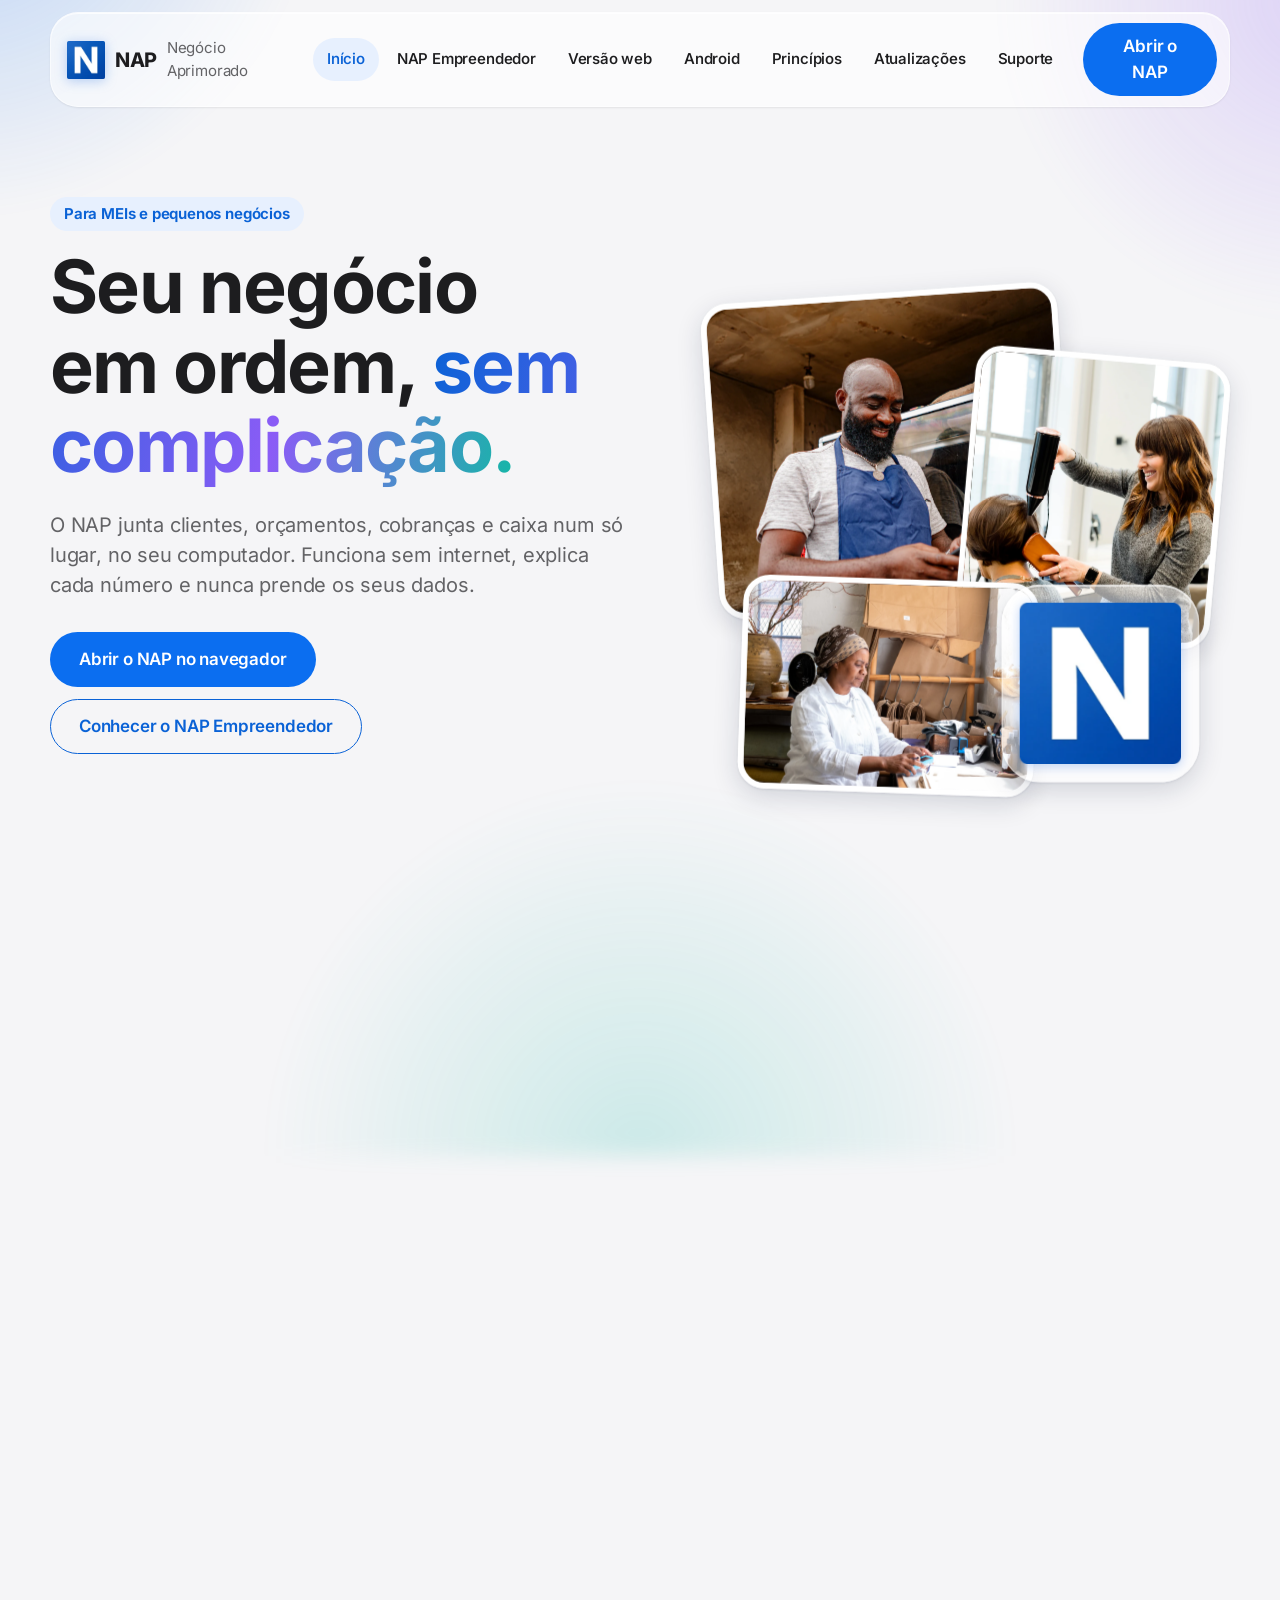
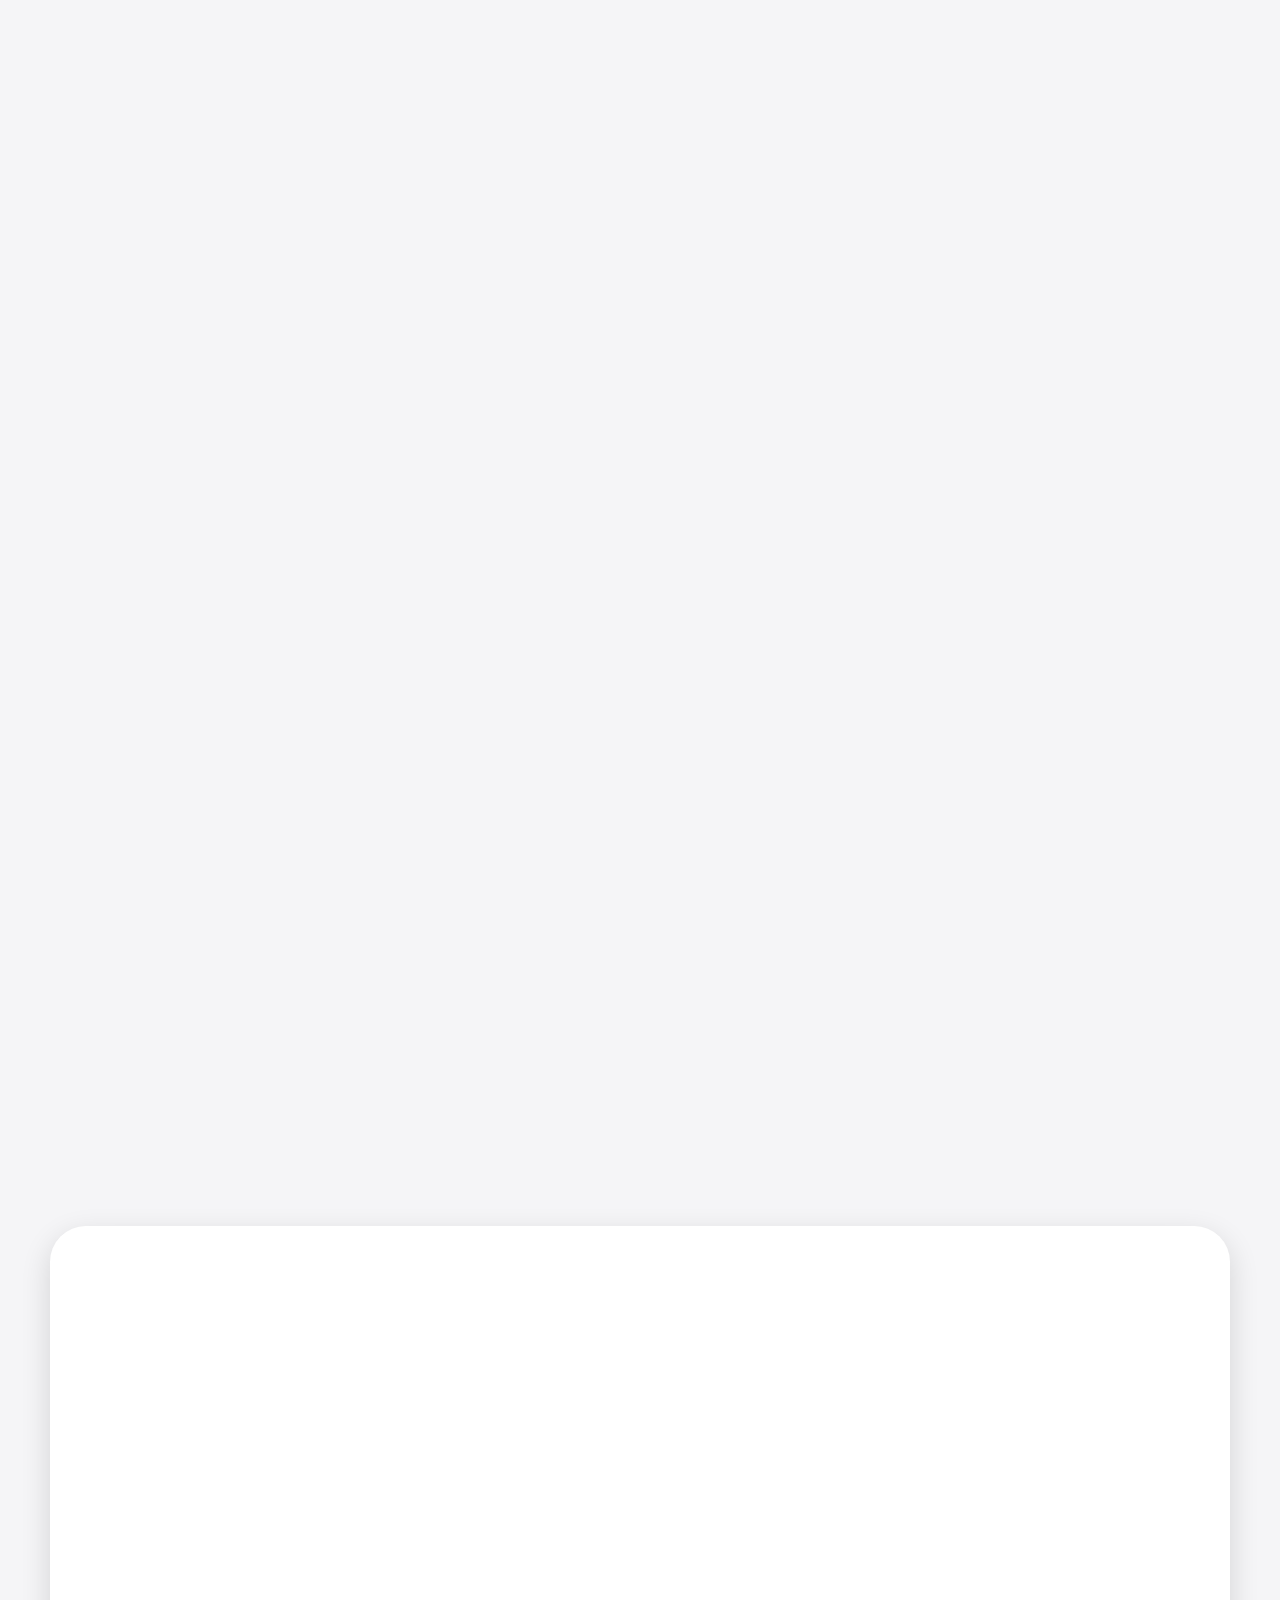
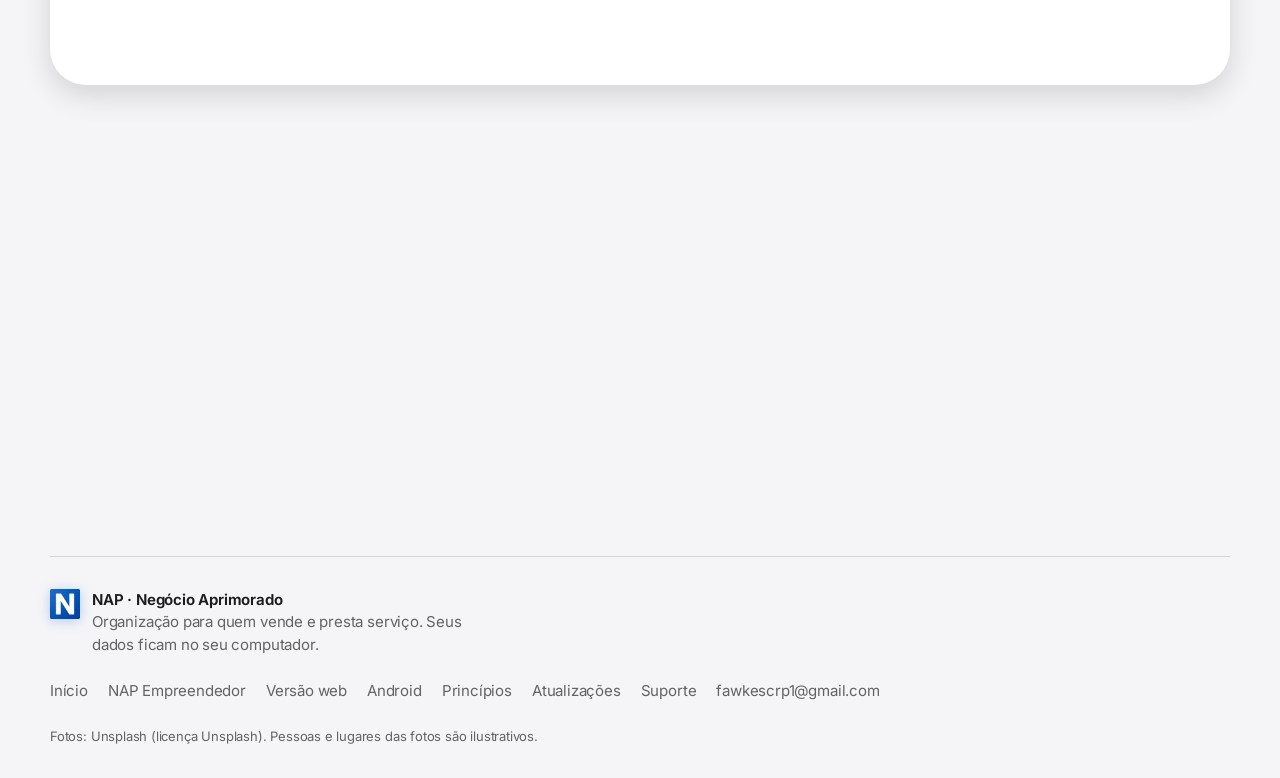
<file: index.html>
<!doctype html>
<html lang="pt-BR">
  <head>
    <meta charset="UTF-8" />
    <meta http-equiv="Content-Security-Policy" content="default-src 'self'; script-src 'self' 'wasm-unsafe-eval' 'sha256-3RXKwsN7cC6IiYyDu8Ceg/vYCyErxrEmhCwcOzkN9+c='; style-src 'self'; style-src-attr 'unsafe-inline'; img-src 'self' data:; font-src 'self'; connect-src 'self'; worker-src 'self' blob:; object-src 'none'; base-uri 'none'; form-action 'self'" />
    <meta name="referrer" content="no-referrer" />
    <meta name="viewport" content="width=device-width, initial-scale=1, viewport-fit=cover" />
    <meta name="description" content="NAP, Negócio Aprimorado: clientes, orçamentos, cobranças e caixa para MEIs e pequenos negócios, no seu computador e sem complicação." />
    <meta name="color-scheme" content="light dark" />
    <meta name="theme-color" content="#f4f5f7" media="(prefers-color-scheme: light)" />
    <meta name="theme-color" content="#0d0e11" media="(prefers-color-scheme: dark)" />
    <link rel="icon" type="image/png" href="./favicon-64.png" />
    <link rel="apple-touch-icon" href="./apple-touch-icon.png" />
    <title>NAP · Negócio Aprimorado</title>
    <script>
      ;(function () {
        try {
          var escuro = window.matchMedia && window.matchMedia('(prefers-color-scheme: dark)').matches
          document.documentElement.dataset.theme = escuro ? 'dark' : 'light'
        } catch (e) {}
      })()
    </script>
    <script type="module" crossorigin src="./assets/index-DalxAxIL.js"></script>
    <link rel="stylesheet" crossorigin href="./assets/index-BrepPgYH.css">
  </head>
  <body>
    <div id="raiz"></div>
    <noscript>O site do NAP precisa de JavaScript. Ative o JavaScript no navegador e recarregue a página.</noscript>
  </body>
</html>
</file>
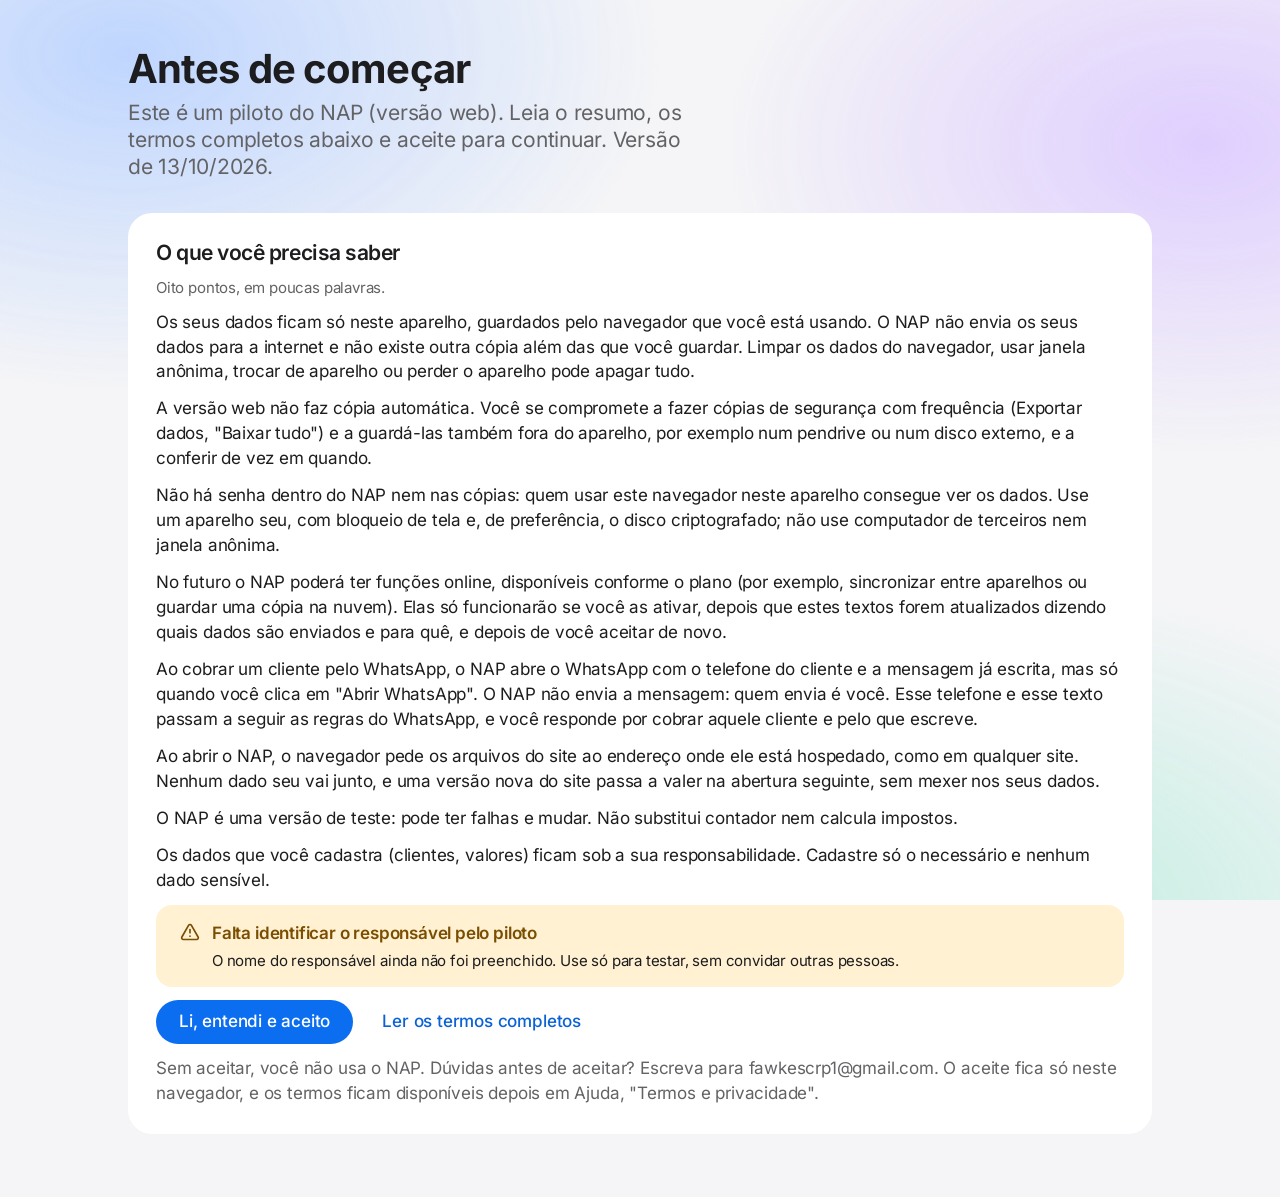
<file: app/index.html>
<!doctype html>
<html lang="pt-BR">
  <head>
    <meta charset="UTF-8" />
    <meta http-equiv="Content-Security-Policy" content="default-src 'self'; script-src 'self' 'wasm-unsafe-eval' 'sha256-OtaqhRocDQFW64K+mjf58ThWhDIQoNvl+TschmmhjXM='; style-src 'self'; style-src-attr 'unsafe-inline'; img-src 'self' data:; font-src 'self'; connect-src 'self'; worker-src 'self' blob:; object-src 'none'; base-uri 'none'; form-action 'self'" />
    <meta name="referrer" content="no-referrer" />
    <meta name="viewport" content="width=device-width, initial-scale=1, viewport-fit=cover" />
    <meta name="description" content="NAP, Negócio Aprimorado: clientes, orçamentos, recebimentos e caixa para MEIs e pequenos prestadores de serviço." />
    <meta name="color-scheme" content="light dark" />
    <meta name="theme-color" content="#f4f5f7" media="(prefers-color-scheme: light)" />
    <meta name="theme-color" content="#0d0e11" media="(prefers-color-scheme: dark)" />
    <link rel="icon" type="image/png" href="./favicon-64.png" />
    <link rel="manifest" href="./manifest.webmanifest" />
    <link rel="apple-touch-icon" href="./apple-touch-icon.png" />
    <meta name="mobile-web-app-capable" content="yes" />
    <meta name="apple-mobile-web-app-capable" content="yes" />
    <meta name="apple-mobile-web-app-title" content="NAP" />
    <title>NAP · Negócio Aprimorado</title>
    <script>
      // Aplica o tema salvo ANTES da primeira pintura (evita o "flash" de tema errado).
      // A mesma regra vive em src/lib/theme.ts; aqui sem dependências e sem falhar.
      ;(function () {
        try {
          var pref = 'system'
          try {
            var salvo = window.localStorage.getItem('nap.theme')
            if (salvo === 'light' || salvo === 'dark' || salvo === 'system') pref = salvo
          } catch (e) {}
          var escuro = window.matchMedia && window.matchMedia('(prefers-color-scheme: dark)').matches
          document.documentElement.dataset.theme = pref === 'system' ? (escuro ? 'dark' : 'light') : pref
        } catch (e) {}
        // Vidro: o padrão é "glass" (decisão de 11/10/2026; mesma regra de src/lib/glass.ts).
        try {
          var vidro = 'glass'
          try {
            var guardado = window.localStorage.getItem('nap.glass')
            if (guardado === 'system' || guardado === 'solid' || guardado === 'glass') vidro = guardado
          } catch (e) {}
          if (vidro !== 'system') document.documentElement.dataset.glass = vidro
        } catch (e) {}
      })()
    </script>
    <script type="module" crossorigin src="./assets/index-C6kmc4NJ.js"></script>
    <link rel="stylesheet" crossorigin href="./assets/index-DhQ2jiQH.css">
  </head>
  <body>
    <div id="root"></div>
    <noscript>O NAP precisa de JavaScript para funcionar. Ative o JavaScript no navegador e recarregue a página.</noscript>
  </body>
</html>
</file>
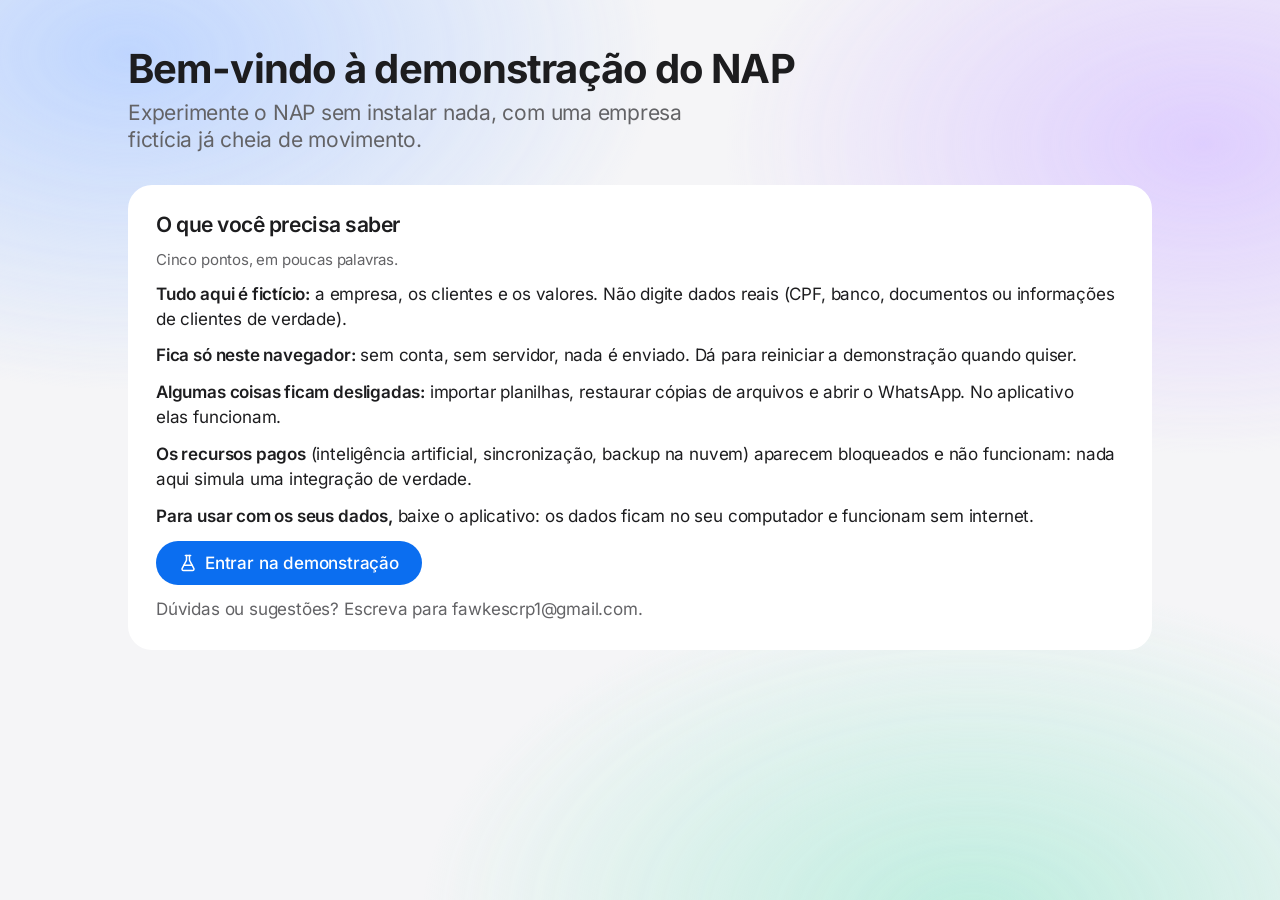
<file: demo/index.html>
<!doctype html>
<html lang="pt-BR">
  <head>
    <meta charset="UTF-8" />
    <meta http-equiv="Content-Security-Policy" content="default-src 'self'; script-src 'self' 'wasm-unsafe-eval' 'sha256-OtaqhRocDQFW64K+mjf58ThWhDIQoNvl+TschmmhjXM='; style-src 'self'; style-src-attr 'unsafe-inline'; img-src 'self' data:; font-src 'self'; connect-src 'self'; worker-src 'self' blob:; object-src 'none'; base-uri 'none'; form-action 'self'" />
    <meta name="referrer" content="no-referrer" />
    <meta name="viewport" content="width=device-width, initial-scale=1, viewport-fit=cover" />
    <meta name="description" content="NAP, Negócio Aprimorado: clientes, orçamentos, recebimentos e caixa para MEIs e pequenos prestadores de serviço." />
    <meta name="color-scheme" content="light dark" />
    <meta name="theme-color" content="#f4f5f7" media="(prefers-color-scheme: light)" />
    <meta name="theme-color" content="#0d0e11" media="(prefers-color-scheme: dark)" />
    <link rel="icon" type="image/png" href="./favicon-64.png" />
    <link rel="manifest" href="./manifest.webmanifest" />
    <link rel="apple-touch-icon" href="./apple-touch-icon.png" />
    <meta name="mobile-web-app-capable" content="yes" />
    <meta name="apple-mobile-web-app-capable" content="yes" />
    <meta name="apple-mobile-web-app-title" content="NAP" />
    <title>NAP · Negócio Aprimorado</title>
    <script>
      // Aplica o tema salvo ANTES da primeira pintura (evita o "flash" de tema errado).
      // A mesma regra vive em src/lib/theme.ts; aqui sem dependências e sem falhar.
      ;(function () {
        try {
          var pref = 'system'
          try {
            var salvo = window.localStorage.getItem('nap.theme')
            if (salvo === 'light' || salvo === 'dark' || salvo === 'system') pref = salvo
          } catch (e) {}
          var escuro = window.matchMedia && window.matchMedia('(prefers-color-scheme: dark)').matches
          document.documentElement.dataset.theme = pref === 'system' ? (escuro ? 'dark' : 'light') : pref
        } catch (e) {}
        // Vidro: o padrão é "glass" (decisão de 11/10/2026; mesma regra de src/lib/glass.ts).
        try {
          var vidro = 'glass'
          try {
            var guardado = window.localStorage.getItem('nap.glass')
            if (guardado === 'system' || guardado === 'solid' || guardado === 'glass') vidro = guardado
          } catch (e) {}
          if (vidro !== 'system') document.documentElement.dataset.glass = vidro
        } catch (e) {}
      })()
    </script>
    <script type="module" crossorigin src="./assets/index-C4WpNK6z.js"></script>
    <link rel="stylesheet" crossorigin href="./assets/index-DhQ2jiQH.css">
  </head>
  <body>
    <div id="root"></div>
    <noscript>O NAP precisa de JavaScript para funcionar. Ative o JavaScript no navegador e recarregue a página.</noscript>
  </body>
</html>
</file>
<file: assets/index-BrepPgYH.css>
@font-face{font-family:Inter Variable;font-style:normal;font-display:swap;font-weight:100 900;src:url(./inter-latin-ext-wght-normal-DO1Apj_S.woff2)format("woff2-variations");unicode-range:U+100-2BA,U+2BD-2C5,U+2C7-2CC,U+2CE-2D7,U+2DD-2FF,U+304,U+308,U+329,U+1D00-1DBF,U+1E00-1E9F,U+1EF2-1EFF,U+2020,U+20A0-20AB,U+20AD-20C0,U+2113,U+2C60-2C7F,U+A720-A7FF}@font-face{font-family:Inter Variable;font-style:normal;font-display:swap;font-weight:100 900;src:url(./inter-latin-wght-normal-Dx4kXJAl.woff2)format("woff2-variations");unicode-range:U+??,U+131,U+152-153,U+2BB-2BC,U+2C6,U+2DA,U+2DC,U+304,U+308,U+329,U+2000-206F,U+20AC,U+2122,U+2191,U+2193,U+2212,U+2215,U+FEFF,U+FFFD}:root{--lightningcss-light:initial;--lightningcss-dark: ;color-scheme:light;--color-bg:#f5f5f7;--color-surface:#fff;--color-surface-2:#e8e8ed;--color-border:#d2d2d7;--color-border-strong:#7d7d82;--color-text:#1d1d1f;--color-text-muted:#636366;--color-accent:#0b6ef0;--color-accent-hover:#095bc7;--color-on-accent:#fff;--color-accent-text:#0a62d6;--color-accent-soft:#e7f0fe;--color-focus:#0b6ef0;--color-segment-active:#fff;--color-success:#0b6b3a;--color-success-bg:#e3f4ea;--color-warning:#7a4d00;--color-warning-bg:#fff1d1;--color-danger:#b3261e;--color-danger-bg:#fce8e6;--color-danger-solid:#b3261e;--color-on-danger:#fff;--color-info:#1b54b0;--color-info-bg:#e5eefb;--glass-bg:#ffffff94;--glass-border:#ffffff8c;--glass-highlight:#ffffffbf;--color-ambient-a:#b9d2ff;--color-ambient-b:#dccaff;--color-ambient-c:#b8ecdc;--shadow-sm:0 1px 2px #00000014;--shadow-md:0 10px 30px #00000024;--shadow-float:0 8px 28px #141e3c29, 0 1px 3px #141e3c1a;--font-sans:"Inter Variable", "Inter", -apple-system, BlinkMacSystemFont, "SF Pro Text", "Segoe UI Variable Text", "Segoe UI", system-ui, Roboto, "Helvetica Neue", Arial, sans-serif;--fs-xs:.8125rem;--fs-sm:.9375rem;--fs-md:1.0625rem;--fs-lg:1.3125rem;--fs-xl:1.75rem;--fs-title:2.125rem;--fs-display:2.5rem;--fs-number:2.5rem;--ls-body:-.011em;--ls-heading:-.022em;--sp-1:.25rem;--sp-2:.5rem;--sp-3:.75rem;--sp-4:1rem;--sp-5:1.5rem;--sp-6:2rem;--sp-7:3rem;--sp-8:4rem;--sp-card:1.5rem;--radius-sm:10px;--radius-md:16px;--radius-lg:24px;--radius-pill:980px;--ease:cubic-bezier(.4, 0, .6, 1);--ease-out:cubic-bezier(0, 0, .2, 1);--dur-fast:.24s;--dur:.32s;--dur-enter:.5s;--stagger:60ms;--ease-spring:cubic-bezier(.34, 1.56, .64, 1);--dur-press:90ms;--dur-pop:.42s;--tap:44px;--sidebar-w:264px;--sidebar-w-collapsed:88px;--topbar-h:52px;--bottomnav-h:60px;--content-max:64rem}:root[data-theme=dark]{--lightningcss-light: ;--lightningcss-dark:initial;color-scheme:dark;--color-bg:#000;--color-surface:#1c1c1e;--color-surface-2:#2c2c2e;--color-border:#38383a;--color-border-strong:#8e8e93;--color-text:#f5f5f7;--color-text-muted:#a1a1a6;--color-accent:#0b6ef0;--color-accent-hover:#095bc7;--color-on-accent:#fff;--color-accent-text:#4da3ff;--color-accent-soft:#0b2a52;--color-focus:#4da3ff;--color-segment-active:#636366;--color-success:#6fd9a0;--color-success-bg:#12291d;--color-warning:#f4c766;--color-warning-bg:#2e2410;--color-danger:#ff9c94;--color-danger-bg:#331715;--color-danger-solid:#ff8a80;--color-on-danger:#2b0a08;--color-info:#9cc3ff;--color-info-bg:#14253f;--glass-bg:#1c1c1e8c;--glass-border:#ffffff29;--glass-highlight:#ffffff38;--color-ambient-a:#0f3a7a;--color-ambient-b:#3b1f73;--color-ambient-c:#0b4a43;--shadow-sm:0 1px 2px #00000080;--shadow-md:0 10px 30px #0009;--shadow-float:0 10px 32px #0000008c, 0 1px 3px #00000080}.mascote{transform-origin:50% 100%;-webkit-user-select:none;user-select:none;will-change:transform;flex:none;place-items:center;display:inline-grid}.mascote img{pointer-events:none;filter:drop-shadow(0 2px 6px #0b5cde47);width:100%;height:100%;display:block}@media (prefers-reduced-motion:no-preference){.mascote img{animation:4.6s ease-in-out infinite mascote-flutua}.mascote--troca{animation:.52s cubic-bezier(.3,.7,.4,1) both mascote-troca}.mascote--dormindo:not(.mascote--troca){animation:3.2s ease-in-out infinite mascote-respira}.mascote:hover:not(.mascote--troca):not(.mascote--dormindo){animation:.9s ease-in-out infinite alternate mascote-atento}}@keyframes mascote-troca{0%{transform:scale(1)}22%{transform:scale(1.16,.8)translateY(2%)}42%{transform:scale(1.22,.72)translateY(3%)}62%{transform:scale(.86,1.18)translateY(-6%)}80%{transform:scale(1.06,.95)}to{transform:scale(1)}}@keyframes mascote-respira{50%{transform:scale(1.03,.96)}}@keyframes mascote-atento{to{transform:translateY(-4%)scale(.98,1.03)}}@keyframes mascote-flutua{0%,to{translate:0 2%;rotate:-1.2deg}50%{translate:0 -6%;rotate:1.2deg}}*,:before,:after{box-sizing:border-box}html{-webkit-text-size-adjust:100%;scroll-padding-top:96px}body{background:var(--color-bg);min-height:100vh;color:var(--color-text);font-family:var(--font-sans);font-size:var(--fs-md);letter-spacing:var(--ls-body);-webkit-font-smoothing:antialiased;margin:0;line-height:1.5;overflow-x:hidden}body:before{content:"";z-index:-1;background:radial-gradient(40vmax 40vmax at 12% 8%, color-mix(in srgb, var(--color-accent) 26%, transparent), transparent 70%), radial-gradient(36vmax 36vmax at 88% 18%, #8b5cf638, transparent 70%), radial-gradient(42vmax 42vmax at 50% 100%, #14b8a62e, transparent 70%);filter:blur(10px);position:fixed;inset:-20vmax}@media (prefers-reduced-motion:no-preference){body:before{animation:28s ease-in-out infinite alternate manchas}}@keyframes manchas{to{transform:translate(3vmax,-2vmax)scale(1.06)}}h1,h2,h3,summary{text-wrap:balance}body{text-wrap:pretty}h1,h2,h3{letter-spacing:var(--ls-heading);margin:0;line-height:1.08}h1{font-size:clamp(2.4rem,6.2vw,4.6rem);font-weight:700}h2{font-size:clamp(1.7rem,3.6vw,2.6rem);font-weight:700}h3{font-size:1.15rem;font-weight:650}p{margin:0}a{color:var(--color-accent-text)}img{max-width:100%}.oculto{clip:rect(0 0 0 0);white-space:nowrap;width:1px;height:1px;position:absolute;overflow:hidden}.pular{z-index:100;background:var(--color-accent);color:var(--color-on-accent);border-radius:12px;padding:10px 16px;position:absolute;top:-60px;left:12px}.pular:focus{top:12px}:focus-visible{outline:3px solid var(--color-focus);outline-offset:3px}.destaque{background:linear-gradient(100deg, var(--color-accent-text), #8b5cf6 60%, #14b8a6);color:#0000;-webkit-background-clip:text;background-clip:text}.topo{z-index:50;align-items:center;gap:var(--sp-4);border:1px solid var(--glass-border);background:var(--glass-bg);-webkit-backdrop-filter:blur(22px)saturate(1.6);width:min(1180px,100% - 24px);box-shadow:inset 0 1px 0 var(--glass-highlight), var(--shadow-sm);border-radius:28px;margin:12px auto 0;padding:10px 12px 10px 16px;transition:box-shadow .24s;display:flex;position:sticky;top:12px}.topo--rolou{box-shadow:inset 0 1px 0 var(--glass-highlight), var(--shadow-float)}.marca{color:var(--color-text);align-items:center;gap:10px;text-decoration:none;display:inline-flex}.marca__nome{letter-spacing:-.02em;font-size:1.25rem;font-weight:750}.marca__sub{color:var(--color-text-muted);font-size:var(--fs-sm)}.menu{gap:4px;margin-left:auto;display:flex}.menu__item{color:var(--color-text);font-size:var(--fs-sm);white-space:nowrap;border-radius:999px;padding:10px 14px;font-weight:550;text-decoration:none;transition:background-color .2s,color .2s}@media (min-width:1141px) and (max-width:1260px){.menu__item{padding:10px}}.menu__item:hover{background:color-mix(in srgb, var(--color-text) 8%, transparent)}.menu__item[aria-current=page]{background:var(--color-accent-soft);color:var(--color-accent-text)}.topo__abrir{width:44px;height:44px;color:var(--color-text);cursor:pointer;background:0 0;border:0;border-radius:999px;place-items:center;margin-left:auto;display:none}@media (max-width:980px){.marca__sub{display:none}}@media (max-width:1140px){.topo{flex-wrap:wrap}.topo__abrir{display:grid}.topo .topo__acao{display:none}.menu{flex-direction:column;flex-basis:100%;margin:4px 0 2px;display:none}.topo--aberto .menu{display:flex}.menu__item{font-size:var(--fs-md);padding:14px 16px}}.botao{min-height:44px;font-size:var(--fs-md);text-align:center;cursor:pointer;border:1px solid #0000;border-radius:999px;justify-content:center;align-items:center;gap:8px;padding:10px 22px;font-weight:600;text-decoration:none;transition:transform .42s cubic-bezier(.34,1.56,.64,1),box-shadow .24s,background-color .24s;display:inline-flex}.botao--grande{min-height:54px;padding:14px 28px;font-size:1.06rem}.botao--primario{background:var(--color-accent);color:var(--color-on-accent)}.botao--secundario{border-color:var(--color-accent-text);color:var(--color-accent-text)}@media (prefers-reduced-motion:no-preference){.botao:hover{transform:translateY(-2px)}.botao--primario:hover{box-shadow:0 12px 28px -10px color-mix(in srgb, var(--color-accent) 75%, transparent)}.botao:active{transition-duration:90ms;transform:scale(.95)}}.acoes{gap:var(--sp-3);flex-wrap:wrap;display:flex}.acoes--centro{justify-content:center}.selo{margin-bottom:var(--sp-4);background:var(--color-accent-soft);color:var(--color-accent-text);font-size:var(--fs-sm);border-radius:999px;padding:6px 14px;font-weight:650;display:inline-block}main{outline:none;width:min(1180px,100% - 32px);margin:0 auto}.heroi{grid-template-columns:1.1fr 1fr;align-items:center;gap:clamp(2rem,5vw,4rem);min-height:min(760px,100vh - 90px);padding:clamp(3rem,7vw,6rem) 0 3rem;display:grid}.heroi__lead,.cabeca__lead,.faixa__lead{max-width:38rem;margin-top:var(--sp-5);color:var(--color-text-muted);font-size:clamp(1.05rem,1.6vw,1.25rem)}.heroi .acoes{margin-top:var(--sp-6)}.garantias{gap:var(--sp-4);margin:var(--sp-6) 0 0;color:var(--color-text-muted);font-size:var(--fs-sm);flex-wrap:wrap;padding:0;list-style:none;display:flex}.garantias li{align-items:center;gap:6px;display:inline-flex}.garantias svg{color:var(--color-accent-text)}.heroi__palco{aspect-ratio:1;justify-self:center;width:100%;max-width:560px;position:relative}.foto{object-fit:cover;border:6px solid var(--color-surface);box-shadow:var(--shadow-float);border-radius:28px;position:absolute}.foto--a{width:70%;height:62%;top:0;left:0;transform:rotate(-4deg)}.foto--b{width:50%;height:56%;top:12%;right:0;transform:rotate(5deg)}.foto--c{width:58%;height:42%;bottom:2%;left:6%;transform:rotate(2deg)}@media (prefers-reduced-motion:no-preference){.foto--a{animation:9s ease-in-out infinite alternate flutua}.foto--b{animation:11s ease-in-out -3s infinite alternate flutua}.foto--c{animation:10s ease-in-out -6s infinite alternate flutua}}@keyframes flutua{to{translate:0 -12px}}.heroi__mascote{border:1px solid var(--glass-border);background:var(--glass-bg);-webkit-backdrop-filter:blur(20px)saturate(1.5);box-shadow:inset 0 1px 0 var(--glass-highlight), var(--shadow-float);border-radius:40px;place-items:center;padding:18px;display:grid;position:absolute;bottom:4%;right:4%}@media (max-width:860px){.heroi{grid-template-columns:1fr;min-height:auto;padding-top:2.5rem}.heroi__palco{max-width:440px}}.cabeca{text-align:center;max-width:52rem;margin:0 auto;padding:clamp(3rem,8vw,6rem) 0 2rem}.cabeca .cabeca__lead{margin-inline:auto}.cabeca .acoes{margin-top:var(--sp-6)}.secao{padding:clamp(2.5rem,6vw,4.5rem) 0}.secao>h2{margin-bottom:var(--sp-6);text-align:center}.secao--estreita{max-width:52rem;margin:0 auto}.faixa{text-align:center;padding:clamp(2.5rem,6vw,4.5rem) 0}.faixa__lead{margin-inline:auto}.mosaico{gap:var(--sp-4);margin-top:var(--sp-7);grid-template-columns:repeat(4,1fr);display:grid}.mosaico img{aspect-ratio:3/4;object-fit:cover;width:100%;box-shadow:var(--shadow-md);border-radius:24px}.mosaico img:nth-child(2n){margin-top:2.5rem}@media (max-width:760px){.mosaico{grid-template-columns:repeat(2,1fr)}}.cartoes{gap:var(--sp-4);grid-template-columns:repeat(auto-fit,minmax(min(100%,20rem),1fr));display:grid}.cartoes--4{grid-template-columns:repeat(auto-fit,minmax(min(100%,15rem),1fr))}.cartao{gap:var(--sp-3);border:1px solid var(--color-border);background:var(--color-surface);box-shadow:var(--shadow-sm);border-radius:24px;flex-direction:column;padding:1.6rem;transition:transform .42s cubic-bezier(.34,1.56,.64,1),box-shadow .24s,opacity .7s cubic-bezier(.2,.8,.2,1),filter .7s cubic-bezier(.2,.8,.2,1);display:flex}@media (prefers-reduced-motion:no-preference){.cartao:hover{box-shadow:var(--shadow-float);transform:translateY(-4px)}}.cartao p{color:var(--color-text-muted);font-size:var(--fs-sm)}.cartao .botao{align-self:flex-start;margin-top:auto}.cartao--destaque{border-color:color-mix(in srgb, var(--color-accent) 45%, var(--color-border));background:linear-gradient(160deg, var(--color-accent-soft), var(--color-surface) 70%)}.cartao__icone{background:linear-gradient(140deg, var(--color-accent), #6d5df6);color:#fff;width:48px;height:48px;box-shadow:0 10px 22px -12px var(--color-accent);border-radius:16px;place-items:center;display:grid}.passos{gap:var(--sp-5);grid-template-columns:repeat(3,1fr);margin:0;padding:0;list-style:none;display:grid}.passos li{gap:var(--sp-2);background:var(--color-surface);border-radius:24px;flex-direction:column;padding:1.6rem;display:flex}.passos p{color:var(--color-text-muted)}.passos__n{width:44px;height:44px;margin-bottom:var(--sp-2);background:var(--color-accent);color:var(--color-on-accent);border-radius:999px;place-items:center;font-weight:750;display:grid}@media (max-width:760px){.passos{grid-template-columns:1fr}}.banda{background:var(--color-surface);box-shadow:var(--shadow-md);border-radius:36px;grid-template-columns:1fr 1fr;align-items:center;gap:clamp(1.5rem,5vw,4rem);margin:clamp(2rem,5vw,4rem) 0;padding:clamp(1.25rem,3vw,2rem);display:grid}.banda img{aspect-ratio:4/3;object-fit:cover;border-radius:26px;width:100%}.banda>div{align-items:flex-start;gap:var(--sp-4);flex-direction:column;display:flex}.banda h2{align-items:center;gap:10px;display:inline-flex}.banda p{color:var(--color-text-muted)}.banda--invertida img{order:2}.nota{font-size:var(--fs-sm)}@media (max-width:760px){.banda{grid-template-columns:1fr}.banda--invertida img{order:0}}.lista-check,.lista-numerada{color:var(--color-text);gap:10px;margin:0;padding-left:1.3rem;display:grid}.lista-check li::marker{content:"✓  ";color:var(--color-accent-text);font-weight:700}.chamada{align-items:center;gap:var(--sp-4);background:linear-gradient(135deg, var(--color-accent), #6d5df6 60%, #0ea5a4);color:#fff;text-align:center;border-radius:40px;flex-direction:column;margin:clamp(2rem,5vw,4rem) 0;padding:clamp(2.5rem,6vw,4.5rem) 1.5rem;display:flex}.chamada p{opacity:.92;max-width:36rem}.chamada .botao--primario{color:#0b4fc2;background:#fff}.tabela{border:1px solid var(--color-border);background:var(--color-surface);border-radius:24px;overflow-x:auto}.tabela table{border-collapse:collapse;width:100%}.tabela th,.tabela td{border-bottom:1px solid var(--color-border);text-align:left;padding:14px 18px}.tabela td{text-align:center}.tabela thead th{color:var(--color-text-muted);font-size:var(--fs-sm)}.tabela thead th:not(:first-child){text-align:center}.tabela tbody th{font-weight:500}.tabela tr:last-child th,.tabela tr:last-child td{border-bottom:0}.tabela svg[aria-label=Incluído]{color:var(--color-success)}.tabela svg[aria-label=Não\ incluído]{color:var(--color-text-muted)}@media (max-width:600px){.tabela th,.tabela td{font-size:var(--fs-sm);padding:10px 8px}.tabela thead th:not(:first-child){font-size:.72rem}}.perguntas{gap:var(--sp-3);display:grid}.perguntas details{border:1px solid var(--color-border);background:var(--color-surface);border-radius:20px;transition:opacity .7s cubic-bezier(.2,.8,.2,1),filter .7s cubic-bezier(.2,.8,.2,1),transform .7s cubic-bezier(.2,.8,.2,1)}.perguntas summary{cursor:pointer;padding:18px 22px;font-weight:600;list-style:none}.perguntas summary:after{content:"+";float:right;color:var(--color-accent-text);font-size:1.3rem;line-height:1;transition:transform .3s cubic-bezier(.34,1.56,.64,1)}.perguntas details[open] summary:after{transform:rotate(45deg)}.perguntas details p{color:var(--color-text-muted);padding:0 22px 20px}.rodape{justify-content:space-between;gap:var(--sp-5);width:min(1180px,100% - 32px);padding-top:var(--sp-6);border-top:1px solid var(--color-border);color:var(--color-text-muted);font-size:var(--fs-sm);flex-wrap:wrap;margin:clamp(3rem,7vw,5rem) auto 2rem;display:flex}.rodape__marca{align-items:flex-start;gap:12px;max-width:26rem;display:flex}.rodape__nome{color:var(--color-text);font-weight:650}.rodape__links{flex-wrap:wrap;gap:8px 20px;display:flex}.rodape__links a{color:var(--color-text-muted);text-decoration:none}.rodape__links a:hover{color:var(--color-text)}.rodape__credito{font-size:var(--fs-xs);flex-basis:100%}@media (prefers-reduced-motion:no-preference){.pagina{animation:.64s cubic-bezier(.2,.8,.2,1) both blur-entra}.pagina--saindo{animation:.26s cubic-bezier(.4,0,1,1) both blur-sai}[data-revelar]{opacity:0;filter:blur(14px);transition:opacity .76s cubic-bezier(.2,.8,.2,1),filter .76s cubic-bezier(.2,.8,.2,1),transform .9s cubic-bezier(.2,.9,.25,1);transform:translateY(22px)scale(.985)}[data-revelar].visivel{opacity:1;filter:none;transform:none}.cartao.visivel:hover{transition-duration:.76s,.76s,.42s;transform:translateY(-4px)}.heroi__palco[data-revelar]{transform:translateY(26px)scale(.96)}}@keyframes blur-entra{0%{opacity:0;filter:blur(16px);transform:translateY(18px)}to{opacity:1;filter:none;transform:none}}@keyframes blur-sai{to{opacity:0;filter:blur(14px);transform:translateY(-10px)scale(.99)}}.tempo{gap:22px;margin:0;padding:0 0 0 22px;list-style:none;display:grid;position:relative}.tempo:before{content:"";background:linear-gradient(var(--color-accent), color-mix(in srgb, var(--color-accent) 10%, transparent));border-radius:2px;width:2px;position:absolute;top:8px;bottom:8px;left:5px}.tempo__item{border:1px solid var(--color-border);background:var(--color-surface);border-radius:24px;gap:12px;padding:24px;display:grid;position:relative}.tempo__item:before{content:"";background:var(--color-accent);width:12px;height:12px;box-shadow:0 0 0 5px var(--color-accent-soft);border-radius:50%;position:absolute;top:30px;left:-23px}.tempo__item h2{font-size:clamp(1.25rem,2.6vw,1.6rem)}.tempo__cabeca{color:var(--color-text-muted);font-size:var(--fs-sm);flex-wrap:wrap;align-items:center;gap:8px 14px;display:flex}.tempo__versao{background:var(--color-accent-soft);color:var(--color-accent-text);border-radius:999px;align-items:center;gap:6px;padding:4px 12px;font-weight:650;display:inline-flex}.tempo__lista{gap:8px;margin:0;padding-left:1.2rem;display:grid}.tempo__dados{flex-wrap:wrap;gap:8px;margin:0;padding:0;list-style:none;display:flex}.tempo__dados li{border:1px solid var(--color-border);color:var(--color-text-muted);font-size:var(--fs-sm);border-radius:999px;padding:4px 12px}@media (max-width:600px){.tempo__item{padding:18px}}@media (prefers-reduced-motion:no-preference){.cartao__icone,.passos__n,.tempo__versao{transition:transform .42s var(--ease-spring)}.cartao:hover,.cartao.visivel:hover{box-shadow:0 24px 44px -26px var(--color-accent);transform:translateY(-5px)scale(1.012)}.cartao:hover .cartao__icone{transform:rotate(-7deg)scale(1.1)}.passos li.visivel:hover,.tempo__item.visivel:hover,.perguntas details:hover{transform:translateY(-3px)}.passos li:hover .passos__n{transform:rotate(-8deg)scale(1.12)}.tempo__item:hover .tempo__versao{transform:scale(1.06)}.perguntas details{transition:transform .42s var(--ease-spring)}.mosaico img{transition:transform .52s var(--ease-spring)}.mosaico img:hover{transform:scale(1.04)rotate(-1deg)}.botao{transition:transform .36s var(--ease-spring), box-shadow .24s ease, background-color .2s ease}.botao:hover{transform:translateY(-2px)scale(1.03)}.botao:active{transform:scale(.96)}}.botao--desativado{opacity:.6;cursor:not-allowed;background:var(--color-surface-2,var(--color-surface));color:var(--color-text-muted);border:1px dashed var(--color-border);box-shadow:none}.celulares{grid-template-columns:repeat(4,minmax(0,1fr));gap:clamp(16px,3vw,40px);margin:0;padding:0;list-style:none;display:grid}.celular{text-align:center;gap:14px;margin:0;display:grid}.celular__moldura{background:linear-gradient(160deg,#2b2f3a,#0d0f14);border-radius:38px;padding:9px;position:relative;box-shadow:inset 0 0 0 1.5px #ffffff1f,0 30px 50px -28px #0b143c8c,0 10px 18px -12px #0006}.celular__moldura:before{content:"";z-index:1;background:#05060a;border-radius:50%;width:11px;height:11px;position:absolute;top:17px;left:50%;transform:translate(-50%);box-shadow:inset 0 0 0 2px #1b1e27}.celular__moldura img{background:var(--color-surface);border-radius:30px;width:100%;height:auto;display:block}.celular figcaption{gap:2px;display:grid}.celular figcaption span{color:var(--color-text-muted);font-size:var(--fs-sm)}.celulares__item:nth-child(2n){margin-top:2.5rem}@media (prefers-reduced-motion:no-preference){.celular{animation:6s ease-in-out infinite ferramenta-flutua-site}.celulares__item:nth-child(2n) .celular{animation-duration:7s;animation-delay:-2.4s}.celulares__item:nth-child(3n) .celular{animation-delay:-4.1s}.celular__moldura{transition:transform .52s var(--ease-spring), box-shadow .42s ease}.celular:hover .celular__moldura{transform:translateY(-6px)rotate(-1.5deg)scale(1.03)}}@keyframes ferramenta-flutua-site{50%{translate:0 -8px}}@media (max-width:900px){.celulares{grid-template-columns:repeat(2,minmax(0,1fr))}}@media (max-width:460px){.celulares__item:nth-child(2n){margin-top:1.5rem}}.aviso-site{border:1px solid color-mix(in srgb, #f59e0b 55%, var(--color-border));background:color-mix(in srgb, #f59e0b 12%, var(--color-surface));border-radius:20px;align-items:flex-start;gap:14px;padding:18px 20px;display:flex}.aviso-site svg{color:#b45309;flex:none;margin-top:2px}.aviso-site p{color:var(--color-text-muted);font-size:var(--fs-sm);margin:4px 0 0}
</file>
<file: app/assets/index-DhQ2jiQH.css>
.mascote{transform-origin:50% 100%;-webkit-user-select:none;user-select:none;will-change:transform;flex:none;place-items:center;display:inline-grid}.mascote img{pointer-events:none;filter:drop-shadow(0 2px 6px #0b5cde47);width:100%;height:100%;display:block}@media (prefers-reduced-motion:no-preference){.mascote img{animation:4.6s ease-in-out infinite mascote-flutua}.mascote--troca{animation:.52s cubic-bezier(.3,.7,.4,1) both mascote-troca}.mascote--dormindo:not(.mascote--troca){animation:3.2s ease-in-out infinite mascote-respira}.mascote:hover:not(.mascote--troca):not(.mascote--dormindo){animation:.9s ease-in-out infinite alternate mascote-atento}}@keyframes mascote-troca{0%{transform:scale(1)}22%{transform:scale(1.16,.8)translateY(2%)}42%{transform:scale(1.22,.72)translateY(3%)}62%{transform:scale(.86,1.18)translateY(-6%)}80%{transform:scale(1.06,.95)}to{transform:scale(1)}}@keyframes mascote-respira{50%{transform:scale(1.03,.96)}}@keyframes mascote-atento{to{transform:translateY(-4%)scale(.98,1.03)}}@keyframes mascote-flutua{0%,to{translate:0 2%;rotate:-1.2deg}50%{translate:0 -6%;rotate:1.2deg}}@font-face{font-family:Inter Variable;font-style:normal;font-display:swap;font-weight:100 900;src:url(./inter-latin-ext-wght-normal-DO1Apj_S.woff2)format("woff2-variations");unicode-range:U+100-2BA,U+2BD-2C5,U+2C7-2CC,U+2CE-2D7,U+2DD-2FF,U+304,U+308,U+329,U+1D00-1DBF,U+1E00-1E9F,U+1EF2-1EFF,U+2020,U+20A0-20AB,U+20AD-20C0,U+2113,U+2C60-2C7F,U+A720-A7FF}@font-face{font-family:Inter Variable;font-style:normal;font-display:swap;font-weight:100 900;src:url(./inter-latin-wght-normal-Dx4kXJAl.woff2)format("woff2-variations");unicode-range:U+??,U+131,U+152-153,U+2BB-2BC,U+2C6,U+2DA,U+2DC,U+304,U+308,U+329,U+2000-206F,U+20AC,U+2122,U+2191,U+2193,U+2212,U+2215,U+FEFF,U+FFFD}:root{--lightningcss-light:initial;--lightningcss-dark: ;color-scheme:light;--color-bg:#f5f5f7;--color-surface:#fff;--color-surface-2:#e8e8ed;--color-border:#d2d2d7;--color-border-strong:#7d7d82;--color-text:#1d1d1f;--color-text-muted:#636366;--color-accent:#0b6ef0;--color-accent-hover:#095bc7;--color-on-accent:#fff;--color-accent-text:#0a62d6;--color-accent-soft:#e7f0fe;--color-focus:#0b6ef0;--color-segment-active:#fff;--color-success:#0b6b3a;--color-success-bg:#e3f4ea;--color-warning:#7a4d00;--color-warning-bg:#fff1d1;--color-danger:#b3261e;--color-danger-bg:#fce8e6;--color-danger-solid:#b3261e;--color-on-danger:#fff;--color-info:#1b54b0;--color-info-bg:#e5eefb;--glass-bg:#ffffff94;--glass-border:#ffffff8c;--glass-highlight:#ffffffbf;--color-ambient-a:#b9d2ff;--color-ambient-b:#dccaff;--color-ambient-c:#b8ecdc;--shadow-sm:0 1px 2px #00000014;--shadow-md:0 10px 30px #00000024;--shadow-float:0 8px 28px #141e3c29, 0 1px 3px #141e3c1a;--font-sans:"Inter Variable", "Inter", -apple-system, BlinkMacSystemFont, "SF Pro Text", "Segoe UI Variable Text", "Segoe UI", system-ui, Roboto, "Helvetica Neue", Arial, sans-serif;--fs-xs:.8125rem;--fs-sm:.9375rem;--fs-md:1.0625rem;--fs-lg:1.3125rem;--fs-xl:1.75rem;--fs-title:2.125rem;--fs-display:2.5rem;--fs-number:2.5rem;--ls-body:-.011em;--ls-heading:-.022em;--sp-1:.25rem;--sp-2:.5rem;--sp-3:.75rem;--sp-4:1rem;--sp-5:1.5rem;--sp-6:2rem;--sp-7:3rem;--sp-8:4rem;--sp-card:1.5rem;--radius-sm:10px;--radius-md:16px;--radius-lg:24px;--radius-pill:980px;--ease:cubic-bezier(.4, 0, .6, 1);--ease-out:cubic-bezier(0, 0, .2, 1);--dur-fast:.24s;--dur:.32s;--dur-enter:.5s;--stagger:60ms;--ease-spring:cubic-bezier(.34, 1.56, .64, 1);--dur-press:90ms;--dur-pop:.42s;--tap:44px;--sidebar-w:264px;--sidebar-w-collapsed:88px;--topbar-h:52px;--bottomnav-h:60px;--content-max:64rem}:root[data-theme=dark]{--lightningcss-light: ;--lightningcss-dark:initial;color-scheme:dark;--color-bg:#000;--color-surface:#1c1c1e;--color-surface-2:#2c2c2e;--color-border:#38383a;--color-border-strong:#8e8e93;--color-text:#f5f5f7;--color-text-muted:#a1a1a6;--color-accent:#0b6ef0;--color-accent-hover:#095bc7;--color-on-accent:#fff;--color-accent-text:#4da3ff;--color-accent-soft:#0b2a52;--color-focus:#4da3ff;--color-segment-active:#636366;--color-success:#6fd9a0;--color-success-bg:#12291d;--color-warning:#f4c766;--color-warning-bg:#2e2410;--color-danger:#ff9c94;--color-danger-bg:#331715;--color-danger-solid:#ff8a80;--color-on-danger:#2b0a08;--color-info:#9cc3ff;--color-info-bg:#14253f;--glass-bg:#1c1c1e8c;--glass-border:#ffffff29;--glass-highlight:#ffffff38;--color-ambient-a:#0f3a7a;--color-ambient-b:#3b1f73;--color-ambient-c:#0b4a43;--shadow-sm:0 1px 2px #00000080;--shadow-md:0 10px 30px #0009;--shadow-float:0 10px 32px #0000008c, 0 1px 3px #00000080}*,:before,:after{box-sizing:border-box}html{-webkit-text-size-adjust:100%;-moz-text-size-adjust:100%;text-size-adjust:100%}body{background:var(--color-bg);color:var(--color-text);font-family:var(--font-sans);font-size:var(--fs-md);letter-spacing:var(--ls-body);-webkit-font-smoothing:antialiased;-moz-osx-font-smoothing:grayscale;text-rendering:optimizelegibility;overflow-wrap:break-word;text-wrap:pretty;margin:0;line-height:1.47}h1,h2,h3,h4,legend,summary{text-wrap:balance}code,kbd,pre{overflow-wrap:anywhere}:root{--ambient-opacity:.9}@media (prefers-reduced-transparency:reduce){:root{--ambient-opacity:0}}:root[data-glass=glass]{--ambient-opacity:.9}:root[data-glass=solid]{--ambient-opacity:0}@media (prefers-contrast:more){:root,:root[data-glass]{--ambient-opacity:0}}body:before{content:"";z-index:-1;pointer-events:none;background:radial-gradient(58% 52% at 10% 6%, var(--color-ambient-a), transparent 72%), radial-gradient(52% 48% at 94% 16%, var(--color-ambient-b), transparent 72%), radial-gradient(60% 52% at 76% 102%, var(--color-ambient-c), transparent 72%);opacity:var(--ambient-opacity);transition:opacity var(--dur) var(--ease);position:fixed;inset:0}h1,h2,h3,h4{letter-spacing:var(--ls-heading);margin:0;font-weight:600;line-height:1.12}p,ul,ol,dl,dd,figure{margin:0}ul,ol{padding:0;list-style:none}a{color:var(--color-accent-text);text-decoration:none}a:hover{text-decoration:underline}button,input,select,textarea{font:inherit;letter-spacing:inherit;color:inherit}img,svg{max-width:100%;display:block}strong{font-weight:600}:focus-visible{outline:3px solid var(--color-focus);outline-offset:2px}main:focus{outline:none}.sr-only{clip:rect(0 0 0 0);white-space:nowrap;border:0;width:1px;height:1px;margin:-1px;padding:0;position:absolute;overflow:hidden}.num{font-variant-numeric:tabular-nums;font-feature-settings:"tnum"}.muted{color:var(--color-text-muted)}.skip-link{top:var(--sp-3);left:var(--sp-3);z-index:100;padding:var(--sp-3) var(--sp-5);border-radius:var(--radius-pill);background:var(--color-accent);color:var(--color-on-accent);font-weight:600;position:fixed;transform:translateY(-200%)}.skip-link:focus{text-decoration:none;transform:translateY(0)}.link-arrow{min-height:var(--tap);color:var(--color-accent-text);align-items:center;gap:2px;font-weight:500;text-decoration:none;display:inline-flex}.link-arrow svg{transition:transform var(--dur-fast) var(--ease)}.link-arrow:hover{text-decoration:underline}.link-arrow:hover svg{transform:translate(3px)}.glass{background:var(--color-surface)}@supports ((-webkit-backdrop-filter:blur(1px)) or (backdrop-filter:blur(1px))){.glass{background:var(--glass-bg);-webkit-backdrop-filter:saturate(1.8)blur(20px);backdrop-filter:saturate(1.8)blur(20px)}}@media (prefers-reduced-transparency:reduce),(prefers-contrast:more){.glass{background:var(--color-surface);-webkit-backdrop-filter:none;backdrop-filter:none}}:root[data-glass=solid] .glass{background:var(--color-surface);-webkit-backdrop-filter:none;backdrop-filter:none}@supports ((-webkit-backdrop-filter:blur(1px)) or (backdrop-filter:blur(1px))){:root[data-glass=glass] .glass{background:var(--glass-bg);-webkit-backdrop-filter:saturate(1.8)blur(20px);backdrop-filter:saturate(1.8)blur(20px)}@media (prefers-contrast:more){:root[data-glass=glass] .glass{background:var(--color-surface);-webkit-backdrop-filter:none;backdrop-filter:none}}}@keyframes rise{0%{opacity:0;transform:translateY(12px)}to{opacity:1;transform:none}}@media (prefers-reduced-motion:no-preference){.rise,.content>*{animation:rise var(--dur-enter) var(--ease-out) both}.content>:nth-child(2){animation-delay:calc(var(--stagger) * 1)}.content>:nth-child(3){animation-delay:calc(var(--stagger) * 2)}.content>:nth-child(4){animation-delay:calc(var(--stagger) * 3)}.content>:nth-child(5){animation-delay:calc(var(--stagger) * 4)}.content>:nth-child(6){animation-delay:calc(var(--stagger) * 5)}.content>:nth-child(n+7){animation-delay:calc(var(--stagger) * 6)}}@media (prefers-reduced-motion:reduce){*,:before,:after{scroll-behavior:auto!important;transition-duration:.01ms!important;animation:none!important}}.app{min-height:100dvh}.shell{flex-direction:column;min-width:0;min-height:100dvh;display:flex}.sidebar{display:none}.topbar{top:calc(8px + env(safe-area-inset-top));z-index:20;align-items:center;gap:var(--sp-3);min-height:var(--topbar-h);margin:calc(8px + env(safe-area-inset-top)) max(12px, env(safe-area-inset-right)) 0 max(12px, env(safe-area-inset-left));padding:var(--sp-1) var(--sp-2) var(--sp-1) var(--sp-3);border:1px solid var(--glass-border);box-shadow:inset 0 1px 0 var(--glass-highlight), var(--shadow-sm);transition:box-shadow var(--dur-fast) var(--ease);border-radius:26px;display:flex;position:sticky}.topbar[data-scrolled=true]{box-shadow:inset 0 1px 0 var(--glass-highlight), var(--shadow-float)}.topbar__title{min-width:0;font-size:var(--fs-md);letter-spacing:var(--ls-heading);white-space:nowrap;text-overflow:ellipsis;opacity:0;transition:opacity var(--dur-fast) var(--ease), transform var(--dur-fast) var(--ease);font-weight:600;display:none;overflow:hidden;transform:translateY(4px)}.topbar[data-scrolled=true] .topbar__title{opacity:1;transform:none}.topbar__spacer{flex:1}.topbar__actions{align-items:center;gap:var(--sp-2);min-width:0;display:flex}.main{padding:var(--sp-4) max(var(--sp-5), env(safe-area-inset-right)) calc(var(--bottomnav-h) + var(--sp-8) + env(safe-area-inset-bottom)) max(var(--sp-5), env(safe-area-inset-left));flex:1}.content{width:100%;max-width:var(--content-max);gap:var(--sp-6);flex-direction:column;margin:0 auto;display:flex}.bottomnav{right:max(12px, env(safe-area-inset-right));bottom:calc(10px + env(safe-area-inset-bottom));left:max(12px, env(safe-area-inset-left));z-index:30;padding:var(--sp-1);border:1px solid var(--glass-border);box-shadow:inset 0 1px 0 var(--glass-highlight), var(--shadow-float);border-radius:28px;grid-template-columns:repeat(5,minmax(0,1fr));display:grid;position:fixed}.bottomnav a{min-height:var(--tap);padding:var(--sp-1) 2px;color:var(--color-text-muted);letter-spacing:0;text-align:center;overflow-wrap:normal;-webkit-hyphens:none;hyphens:none;transition:color var(--dur-fast) var(--ease);border-radius:24px;flex-direction:column;justify-content:center;align-items:center;gap:3px;font-size:clamp(.6875rem,3.1vw,.8125rem);font-weight:500;line-height:1.15;text-decoration:none;display:flex}.bottomnav a[aria-current=page]{color:var(--color-accent-text);font-weight:600}.brand{align-items:center;gap:var(--sp-3);color:var(--color-text);min-width:var(--tap);min-height:var(--tap);text-decoration:none;display:flex}.brand:hover{text-decoration:none}.brand__mark{background:var(--color-accent);width:34px;height:34px;color:var(--color-on-accent);font-weight:700;font-size:var(--fs-md);letter-spacing:-.02em;border-radius:10px;flex:none;place-items:center;display:grid}.brand__mark--mascote{background:0 0;width:36px;height:36px;overflow:visible}.brand__text{overflow-wrap:normal;flex-direction:column;min-width:0;line-height:1.2;display:flex}.brand__name{letter-spacing:.01em;font-weight:700}.brand__tagline{font-size:var(--fs-xs);color:var(--color-text-muted)}.company{align-items:center;gap:var(--sp-2);min-width:0;padding:var(--sp-1) var(--sp-3);border-radius:var(--radius-pill);background:color-mix(in srgb, var(--color-text) 6%, transparent);font-size:var(--fs-xs);overflow-wrap:normal;white-space:nowrap;line-height:1.25;display:inline-flex;overflow:hidden}.company__text{min-width:0;display:flex;overflow:hidden}.company svg{flex:none}.company__label{color:var(--color-text-muted);white-space:pre;flex:none}.company__name{text-overflow:ellipsis;white-space:nowrap;flex:0 auto;min-width:0;max-width:18ch;font-weight:600;overflow:hidden}@media (max-width:479px){.company__preview,.brand__tagline{display:none}.company__label{clip:rect(0 0 0 0);white-space:nowrap;width:1px;height:1px;margin:-1px;position:absolute;overflow:hidden}.company__name{max-width:100%}}@media (max-width:359px){.topbar .brand__text{display:none}.topbar{padding-inline:var(--sp-2)}.topbar__actions{gap:var(--sp-1)}}@media (min-width:900px){.app{grid-template-columns:var(--sidebar-w) minmax(0, 1fr);transition:grid-template-columns var(--dur) var(--ease);display:grid}.app[data-collapsed=true]{grid-template-columns:var(--sidebar-w-collapsed) minmax(0, 1fr)}.bottomnav,.topbar .brand{display:none}.topbar{margin:12px var(--sp-5) 0;padding-inline:var(--sp-5) var(--sp-3);border-radius:22px;top:12px}.topbar__title{display:block}.main{padding:var(--sp-5) var(--sp-7) var(--sp-8)}.content{gap:var(--sp-6)}.sidebar{gap:var(--sp-5);height:calc(100dvh - 24px);padding:var(--sp-4) var(--sp-3);border:1px solid var(--glass-border);box-shadow:inset 0 1px 0 var(--glass-highlight), var(--shadow-float);border-radius:26px;flex-direction:column;margin:12px 0 12px 12px;display:flex;position:sticky;top:12px;overflow-y:auto}.sidebar .brand{padding-inline:var(--sp-2)}.sidebar__nav{gap:var(--sp-4);flex-direction:column;display:flex}.sidebar__group{flex-direction:column;gap:2px;display:flex}.sidebar__heading{padding:0 var(--sp-3) var(--sp-1);color:var(--color-text-muted);font-size:var(--fs-xs);letter-spacing:0;font-weight:600}.sidebar__footer{gap:var(--sp-1);flex-direction:column;margin-top:auto;display:flex}.navlink,.sidebar__button{align-items:center;gap:var(--sp-3);min-height:var(--tap);padding:var(--sp-2) var(--sp-3);border-radius:var(--radius-sm);color:var(--color-text);font-size:var(--fs-sm);text-align:left;cursor:pointer;transition:color var(--dur-fast) var(--ease), background-color var(--dur-fast) var(--ease);background:0 0;border:0;font-weight:500;text-decoration:none;display:flex}.navlink svg,.sidebar__button svg{color:var(--color-text-muted);transition:color var(--dur-fast) var(--ease);flex:none}.navlink:hover,.sidebar__button:hover{background:color-mix(in srgb, var(--color-text) 7%, transparent);text-decoration:none}.navlink[aria-current=page]{background:var(--color-accent-soft);color:var(--color-accent-text);font-weight:600}.navlink[aria-current=page] svg{color:var(--color-accent-text)}.app[data-collapsed=true] .sidebar{padding-inline:var(--sp-2);align-items:stretch}.app[data-collapsed=true] .brand__text,.app[data-collapsed=true] .sidebar__heading,.app[data-collapsed=true] .navlink__label{clip:rect(0 0 0 0);white-space:nowrap;width:1px;height:1px;margin:-1px;position:absolute;overflow:hidden}.app[data-collapsed=true] .navlink,.app[data-collapsed=true] .sidebar__button{justify-content:center;padding-inline:0}.app[data-collapsed=true] .brand{justify-content:center}.sidebar{overflow:hidden}.sidebar__nav{min-height:0;margin-inline:calc(-1 * var(--sp-2));padding:2px var(--sp-2);overscroll-behavior:contain;scrollbar-width:thin;scrollbar-color:transparent transparent;scrollbar-gutter:stable;transition:scrollbar-color var(--dur-fast) var(--ease);flex:auto;overflow-y:auto;-webkit-mask-image:linear-gradient(#0000 0,#000 14px calc(100% - 18px),#0000 100%);mask-image:linear-gradient(#0000 0,#000 14px calc(100% - 18px),#0000 100%)}.sidebar:hover .sidebar__nav,.sidebar__nav:focus-within{scrollbar-color:color-mix(in srgb, var(--color-accent-text) 45%, transparent) transparent}.sidebar__nav::-webkit-scrollbar{width:6px}.sidebar__nav::-webkit-scrollbar-thumb{background:color-mix(in srgb, var(--color-accent-text) 40%, transparent);border-radius:999px}.sidebar__nav::-webkit-scrollbar-track{background:0 0}}.page-header{justify-content:space-between;align-items:flex-end;gap:var(--sp-3) var(--sp-5);padding-top:var(--sp-3);flex-wrap:wrap;display:flex}.page-header__text{gap:var(--sp-2);flex-direction:column;min-width:0;display:flex}.page-header h1{font-size:var(--fs-title);font-weight:700;line-height:1.07}.page-header p{max-width:44ch;color:var(--color-text-muted);letter-spacing:var(--ls-body);font-size:clamp(1.0625rem,2.6vw,1.3125rem);line-height:1.3}.page-header__actions{gap:var(--sp-2);flex-wrap:wrap;display:flex}@media (min-width:900px){.page-header{padding-top:var(--sp-5)}.page-header h1{font-size:var(--fs-display)}}.card{gap:var(--sp-3);min-width:0;padding:var(--sp-card);border-radius:var(--radius-lg);background:var(--color-surface);flex-direction:column;display:flex}@media (min-width:900px){.card{padding:1.75rem}}.card>h2{font-size:var(--fs-lg)}.card__sub{color:var(--color-text-muted);font-size:var(--fs-sm);line-height:1.4}.inset{gap:var(--sp-3);min-width:0;padding:var(--sp-4);border-radius:var(--radius-md);background:var(--color-bg);flex-direction:column;display:flex}.inset>h3{font-size:var(--fs-sm);color:var(--color-text-muted);font-weight:600}.stack{gap:var(--sp-3);flex-direction:column;display:flex}.stack--lg{gap:var(--sp-5)}.row{align-items:center;gap:var(--sp-2) var(--sp-3);flex-wrap:wrap;display:flex}.grid{gap:var(--sp-4);grid-template-columns:repeat(auto-fit,minmax(min(100%,15rem),1fr));display:grid}.grid--wide{grid-template-columns:repeat(auto-fit,minmax(min(100%,20rem),1fr))}.grid--metrics{grid-template-columns:1fr}@media (min-width:560px){.grid--metrics{grid-template-columns:repeat(2,minmax(0,1fr))}}@media (min-width:1180px){.grid--metrics{grid-template-columns:repeat(4,minmax(0,1fr))}}.btn{justify-content:center;align-items:center;gap:var(--sp-2);min-height:var(--tap);padding:var(--sp-2) 1.375rem;border-radius:var(--radius-pill);background:var(--color-surface-2);color:var(--color-text);font-size:var(--fs-md);letter-spacing:var(--ls-body);text-align:center;cursor:pointer;transition:background-color var(--dur-fast) var(--ease), color var(--dur-fast) var(--ease), border-color var(--dur-fast) var(--ease), transform .12s var(--ease);border:1px solid #0000;font-weight:500;line-height:1.2;text-decoration:none;display:inline-flex}.btn:hover{text-decoration:none}.btn:active:not(:disabled):not([aria-disabled=true]){transform:scale(.97)}.btn--primary{background:var(--color-accent);color:var(--color-on-accent)}.btn--primary:hover:not(:disabled):not([aria-disabled=true]){background:var(--color-accent-hover)}.btn--secondary{border-color:var(--color-accent-text);color:var(--color-accent-text);background:0 0}.btn--secondary:hover:not(:disabled):not([aria-disabled=true]){background:var(--color-accent-soft)}.btn--ghost{color:var(--color-accent-text);padding-inline:var(--sp-4);background:0 0}.btn--ghost:hover:not(:disabled):not([aria-disabled=true]){background:var(--color-accent-soft)}.btn--danger{background:var(--color-danger-solid);color:var(--color-on-danger)}.btn--icon{width:var(--tap);flex:none;padding:0}.btn:disabled{background:var(--color-surface-2);color:var(--color-text-muted);border:1px dashed var(--color-border-strong);cursor:not-allowed}.btn[aria-disabled=true]{cursor:progress}.spinner{border:2px solid;border-right-color:#0000;border-radius:50%;width:1em;height:1em;animation:.7s linear infinite spin}@keyframes spin{to{transform:rotate(360deg)}}.badge{border-radius:var(--radius-pill);font-size:var(--fs-xs);letter-spacing:0;white-space:nowrap;align-items:center;gap:6px;max-width:100%;padding:3px 10px 3px 8px;font-weight:600;line-height:1.4;display:inline-flex}@media (max-width:640px){.badge{white-space:normal}}.badge--neutral{background:var(--color-surface-2);color:var(--color-text-muted)}.badge--success{background:var(--color-success-bg);color:var(--color-success)}.badge--warning{background:var(--color-warning-bg);color:var(--color-warning)}.badge--danger{background:var(--color-danger-bg);color:var(--color-danger)}.badge--info{background:var(--color-info-bg);color:var(--color-info)}.banner{align-items:flex-start;gap:var(--sp-3);padding:var(--sp-4) var(--sp-5);border-radius:var(--radius-md);color:var(--color-text);font-size:var(--fs-sm);line-height:1.45;display:flex}.banner svg{flex:none;margin-top:1px}.banner--success{background:var(--color-success-bg)}.banner--warning{background:var(--color-warning-bg)}.banner--danger{background:var(--color-danger-bg)}.banner--info{background:var(--color-info-bg)}.banner--success svg,.banner--success .banner__title{color:var(--color-success)}.banner--warning svg,.banner--warning .banner__title{color:var(--color-warning)}.banner--danger svg,.banner--danger .banner__title{color:var(--color-danger)}.banner--info svg,.banner--info .banner__title{color:var(--color-info)}.banner__body{gap:var(--sp-1);flex-direction:column;min-width:0;display:flex}.banner__title{font-size:var(--fs-md);font-weight:600}.field{gap:var(--sp-1);flex-direction:column;min-width:0;display:flex}.field__label{font-size:var(--fs-sm);font-weight:600}.field__hint{font-size:var(--fs-xs);color:var(--color-text-muted)}.field__input{width:100%;min-height:48px;padding:var(--sp-2) var(--sp-4);border:1px solid var(--color-border-strong);border-radius:var(--radius-sm);background:var(--color-surface);color:var(--color-text);font-size:var(--fs-md);transition:border-color var(--dur-fast) var(--ease), box-shadow var(--dur-fast) var(--ease)}.field__input:focus{border-color:var(--color-accent-text)}.field__input[aria-invalid=true]{border-color:var(--color-danger);border-width:2px}.field__error{align-items:flex-start;gap:var(--sp-1);color:var(--color-danger);font-size:var(--fs-sm);font-weight:600;display:flex}.field__error svg{flex:none;margin-top:2px}.form-grid{gap:var(--sp-4);grid-template-columns:repeat(auto-fit,minmax(min(100%,13rem),1fr));align-items:start;display:grid}.choice{gap:var(--sp-2);border:0;flex-direction:column;min-width:0;margin:0;padding:0;display:flex}.choice legend{margin-bottom:var(--sp-2);font-size:var(--fs-sm);padding:0;font-weight:600}.segmented{border-radius:var(--radius-md);background:var(--color-surface-2);gap:2px;width:100%;max-width:30rem;padding:2px;display:flex}.choice__item{flex:1 1 0;min-width:0;position:relative}.choice__item input{opacity:0;cursor:pointer;width:100%;height:100%;margin:0;position:absolute;inset:0}.choice__item span{justify-content:center;align-items:center;gap:var(--sp-2);min-height:44px;padding:var(--sp-1) var(--sp-3);border-radius:calc(var(--radius-md) - 2px);color:var(--color-text);font-size:var(--fs-sm);text-align:center;overflow-wrap:normal;-webkit-hyphens:none;hyphens:none;white-space:nowrap;transition:background-color var(--dur-fast) var(--ease), box-shadow var(--dur-fast) var(--ease);font-weight:500;display:flex}@media (max-width:479px){.choice__item span{padding-inline:var(--sp-2);white-space:normal;line-height:1.2}.choice__item span svg{display:none}}@media (max-width:359px){.choice__item span{font-size:var(--fs-xs);padding-inline:2px}}.choice__item input:checked+span{background:var(--color-segment-active);box-shadow:var(--shadow-sm);font-weight:600}.choice__item input:focus-visible+span{outline:3px solid var(--color-focus);outline-offset:2px}.state{align-items:center;gap:var(--sp-3);padding:var(--sp-6) var(--sp-4);text-align:center;flex-direction:column;display:flex}.state__icon{background:var(--color-surface-2);width:56px;height:56px;color:var(--color-text-muted);border-radius:50%;place-items:center;display:grid}.state--error .state__icon{background:var(--color-danger-bg);color:var(--color-danger)}.state h2,.state h3{font-size:var(--fs-lg)}.state p{max-width:46ch;color:var(--color-text-muted);font-size:var(--fs-md)}.state__actions{justify-content:center;gap:var(--sp-2);flex-wrap:wrap;display:flex}.skeleton{gap:var(--sp-3);flex-direction:column;display:flex}.skeleton__line{background:linear-gradient(90deg, var(--color-surface-2) 0%, var(--color-border) 50%, var(--color-surface-2) 100%);background-size:200% 100%;border-radius:7px;height:14px;animation:1.4s linear infinite shimmer}.skeleton__line:nth-child(2){width:80%}.skeleton__line:nth-child(3){width:60%}@keyframes shimmer{to{background-position:-200% 0}}.metric{gap:var(--sp-1);container-type:inline-size}.metric__label{font-size:var(--fs-sm);color:var(--color-text-muted);font-weight:600}.metric__value{margin-top:var(--sp-1);font-size:var(--fs-number);font-size:clamp(1.25rem, 13cqw, var(--fs-number));letter-spacing:var(--ls-heading);white-space:nowrap;font-weight:600;line-height:1.05}.metric__value--empty{color:var(--color-text-muted)}.metric__status{font-size:var(--fs-sm);color:var(--color-text-muted)}.disclosure{margin-top:var(--sp-1)}.disclosure summary{min-height:var(--tap);color:var(--color-accent-text);font-size:var(--fs-sm);cursor:pointer;align-items:center;gap:2px;font-weight:500;list-style:none;display:inline-flex}.disclosure summary::-webkit-details-marker{display:none}.disclosure summary:hover{text-decoration:underline}.disclosure summary svg{transition:transform var(--dur) var(--ease)}.disclosure[open] summary svg{transform:rotate(90deg)}.disclosure p{padding-bottom:var(--sp-2);font-size:var(--fs-sm);color:var(--color-text-muted);line-height:1.45}.table-wrap{overflow-x:auto}.table{border-collapse:collapse;width:100%;font-size:var(--fs-sm)}.table caption{text-align:left;color:var(--color-text-muted);padding-bottom:var(--sp-3)}.table th,.table td{padding:var(--sp-3) var(--sp-3);text-align:left;border-bottom:1px solid var(--color-border)}.table th{color:var(--color-text-muted);font-weight:600}.table .num-col{text-align:right}@media (min-width:600px){.table--previa th{white-space:nowrap}}.table tfoot th,.table tfoot td{color:var(--color-text);border-bottom:0;font-weight:600}@media (max-width:599px){.table thead{clip:rect(0 0 0 0);width:1px;height:1px;position:absolute;overflow:hidden}.table,.table tbody,.table tfoot,.table tr,.table th,.table td{display:block}.table tr{padding:var(--sp-2) 0;border-bottom:1px solid var(--color-border)}.table th,.table td{border:0;padding:2px 0}.table td:before{content:attr(data-label) ": ";color:var(--color-text-muted);font-weight:600}.table .num-col{text-align:left}}.linklist{border-radius:var(--radius-lg);background:var(--color-surface);flex-direction:column;display:flex;overflow:hidden}.linklist a{align-items:center;gap:var(--sp-3);min-height:60px;padding:var(--sp-3) var(--sp-5);color:var(--color-text);transition:background-color var(--dur-fast) var(--ease);text-decoration:none;display:flex}.linklist a svg{color:var(--color-text-muted);flex:none}.linklist a+a{border-top:1px solid var(--color-border)}.linklist a:hover{background:var(--color-bg);text-decoration:none}.linklist__text{flex-direction:column;flex:1;min-width:0;display:flex}.linklist__title{font-weight:600}.linklist__desc{font-size:var(--fs-sm);color:var(--color-text-muted);line-height:1.35}.dialog{border:1px solid var(--color-border);border-radius:var(--radius-lg);background:var(--color-surface);width:min(32rem,100vw - 2rem);max-height:calc(100dvh - 2rem);color:var(--color-text);box-shadow:var(--shadow-float);padding:0;overflow-y:auto}.dialog::backdrop{background:#0000006b}.dialog__corpo{gap:var(--sp-4);padding:var(--sp-5);flex-direction:column;display:flex}.dialog h2{font-size:var(--fs-lg)}.dialog__texto{gap:var(--sp-3);color:var(--color-text);flex-direction:column;display:flex}.dialog__texto p{color:var(--color-text-muted)}.dialog__acoes{justify-content:flex-end;gap:var(--sp-2);flex-wrap:wrap;display:flex}@media (prefers-reduced-motion:no-preference){.dialog[open]{animation:rise var(--dur) var(--ease-out) both}}.swatches{gap:var(--sp-4);grid-template-columns:repeat(auto-fill,minmax(8.5rem,1fr));display:grid}.swatch{gap:var(--sp-1);font-size:var(--fs-xs);flex-direction:column;display:flex}.swatch__chip{border-radius:var(--radius-sm);height:48px;box-shadow:inset 0 0 0 1px var(--color-border)}.glass-demo{min-height:170px;padding:var(--sp-5);border-radius:var(--radius-md);background:radial-gradient(circle at 18% 28%, #5ea0ff 0, transparent 46%), radial-gradient(circle at 82% 18%, #b27cff 0, transparent 46%), radial-gradient(circle at 62% 92%, #4fd8b0 0, transparent 46%), var(--color-bg);place-items:center;display:grid;position:relative;overflow:hidden}.glass-demo__bg{color:var(--color-text);letter-spacing:-.03em;opacity:.22;pointer-events:none;place-items:center;font-size:clamp(3rem,18vw,6.5rem);font-weight:800;display:grid;position:absolute;inset:0}.glass-demo .glass{align-items:center;gap:var(--sp-2);padding:var(--sp-3) var(--sp-5);border:1px solid var(--glass-border);border-radius:var(--radius-pill);box-shadow:inset 0 1px 0 var(--glass-highlight), var(--shadow-float);font-weight:600;display:inline-flex;position:relative}.type-sample>*+*{margin-top:var(--sp-3)}.motion-box{border-radius:var(--radius-md);background:var(--color-bg);place-items:center;min-height:96px;font-weight:600;display:grid}.toolbar{gap:var(--sp-4);align-items:end;display:grid}@media (min-width:640px){.toolbar{grid-template-columns:minmax(0,1fr) auto}}.field__textarea{resize:vertical;min-height:6rem;line-height:1.4}.field__select{appearance:auto}.quebra{white-space:pre-wrap}.linklist--plano{background:0 0;border-radius:0}.linklist li+li{border-top:1px solid var(--color-border)}.linklist--plano a{padding-inline:var(--sp-1);border-radius:var(--radius-sm)}.avatar{background:var(--color-accent-soft);width:40px;height:40px;color:var(--color-accent-text);font-size:var(--fs-sm);letter-spacing:0;border-radius:50%;flex:none;place-items:center;font-weight:700;display:grid}.detalhes{gap:var(--sp-4);display:grid}.detalhes>div{gap:var(--sp-1);flex-direction:column;min-width:0;display:flex}.detalhes dt{font-size:var(--fs-xs);color:var(--color-text-muted);font-weight:600}.detalhes dd{min-width:0}.detalhes--linha{grid-template-columns:repeat(auto-fit,minmax(12rem,1fr))}@media (min-width:640px){.detalhes:not(.detalhes--linha){grid-template-columns:repeat(2,minmax(0,1fr))}}.item-form{gap:var(--sp-3);min-width:0;padding:var(--sp-4);border:1px solid var(--color-border);border-radius:var(--radius-md);flex-direction:column;margin:0;display:flex}.item-form__linha{gap:var(--sp-3);grid-template-columns:repeat(2,minmax(0,1fr));align-items:end;display:grid}.item-form__total{gap:var(--sp-1);flex-direction:column;min-width:0;display:flex}.item-form__valor{min-height:48px;font-size:var(--fs-md);align-items:center;font-weight:600;display:flex}.item-form__linha>.btn--icon{justify-self:end}@media (min-width:720px){.item-form__linha{grid-template-columns:minmax(0,1fr) minmax(0,1fr) minmax(0,1fr) auto}}.totais{gap:var(--sp-2);flex-direction:column;max-width:24rem;display:flex}.totais>div{justify-content:space-between;gap:var(--sp-4);display:flex}.totais__total{padding-top:var(--sp-2);border-top:1px solid var(--color-border);font-size:var(--fs-lg);font-weight:700}.proposta{gap:var(--sp-5);padding:var(--sp-5);border:1px solid var(--color-border);border-radius:var(--radius-md);background:var(--color-surface);flex-direction:column;display:flex}.proposta__cabecalho{justify-content:space-between;gap:var(--sp-4);flex-wrap:wrap;display:flex}.proposta__empresa{font-size:var(--fs-sm);color:var(--color-text-muted);font-weight:600}.proposta__titulo{font-size:var(--fs-xl);letter-spacing:var(--ls-heading)}.proposta__meta{gap:var(--sp-5);flex-wrap:wrap;display:flex}.proposta__meta dt{font-size:var(--fs-xs);color:var(--color-text-muted);font-weight:600}.proposta__totais{gap:var(--sp-2);flex-direction:column;width:100%;max-width:22rem;margin-left:auto;display:flex}.proposta__totais>div{justify-content:space-between;gap:var(--sp-4);display:flex}.proposta__total{padding-top:var(--sp-2);border-top:1px solid var(--color-border);font-size:var(--fs-lg);font-weight:700}.proposta h4{margin-bottom:var(--sp-1);font-size:var(--fs-sm);color:var(--color-text-muted)}.proposta__rodape{font-size:var(--fs-xs);color:var(--color-text-muted)}.check{align-items:flex-start;gap:var(--sp-3);cursor:pointer;min-height:44px;display:flex}.check input{width:1.25rem;height:1.25rem;accent-color:var(--color-accent);flex:none;margin-top:.15rem}.agenda__grade{table-layout:fixed;border-collapse:separate;border-spacing:2px;width:100%}.agenda__grade th{padding:var(--sp-1) 0;font-size:var(--fs-xs);color:var(--color-text-muted);text-align:center;text-transform:uppercase;font-weight:600}.agenda__grade abbr{text-decoration:none}.agenda__grade td{padding:0}.agenda__fora .agenda__dia{color:var(--color-text-muted);opacity:.6}.agenda__dia{width:100%;min-height:3rem;padding:var(--sp-1);border-radius:var(--radius-md);color:inherit;font:inherit;cursor:pointer;background:0 0;border:1px solid #0000;flex-direction:column;justify-content:center;align-items:center;gap:2px;display:flex;position:relative}.agenda__dia:hover{background:var(--color-surface-2)}.agenda__dia[aria-current=date] .agenda__numero{background:var(--color-accent);color:#fff;border-radius:999px;place-items:center;min-width:1.75rem;height:1.75rem;font-weight:700;display:inline-grid}.agenda__dia[aria-pressed=true]{border-color:var(--color-accent-text);background:var(--color-accent-soft)}.agenda__marca{background:var(--color-surface-2);min-width:1.25rem;font-size:var(--fs-xs);border-radius:999px;padding:0 .3rem;font-weight:600;line-height:1.25rem}.agenda__compromisso{gap:var(--sp-2);padding:var(--sp-3);border:1px solid var(--color-border);border-radius:var(--radius-md);flex-direction:column;display:flex}.agenda__topo{align-items:center;gap:var(--sp-2);flex-wrap:wrap;display:flex}.agenda__titulo-de-grupo{font-size:var(--fs-sm);color:var(--color-text-muted);font-weight:600}.documento__titulo{font-size:var(--fs-xl);letter-spacing:var(--ls-heading);text-align:center;text-transform:uppercase}.documento__corpo{gap:var(--sp-3);flex-direction:column;max-width:70ch;margin-inline:auto;line-height:1.55;display:flex}.documento__clausula{margin-top:var(--sp-2)}.documento__lista{gap:var(--sp-1);padding-left:var(--sp-5);flex-direction:column;margin:0;display:flex}.documento__local{width:100%;max-width:70ch;margin-inline:auto}.documento__assinaturas{justify-content:space-around;gap:var(--sp-6) var(--sp-5);margin-top:var(--sp-5);flex-wrap:wrap;display:flex}.documento__assinatura{text-align:center;flex-direction:column;align-items:center;gap:2px;min-width:14rem;max-width:100%;display:flex}.documento__linha{border-bottom:1px solid var(--color-text);width:100%;height:2.5rem;display:block}.documento__assinatura span:last-child{font-size:var(--fs-sm);color:var(--color-text-muted)}@media print{.documento__titulo{font-size:16pt}.documento__assinatura,.documento__clausula,.documento__lista{break-inside:avoid}}.parcela__topo{justify-content:space-between;align-items:flex-start;gap:var(--sp-2) var(--sp-3);flex-wrap:wrap;display:flex}.parcela__titulo{flex-direction:column;gap:2px;min-width:0;display:flex}.parcela__nome{font-weight:600}.parcela__titulo>a{align-items:center;min-height:44px;margin-block:-.6rem;display:flex}.parcela__cobranca{align-items:center;gap:var(--sp-1) var(--sp-2);font-size:var(--fs-sm);flex-wrap:wrap;display:flex}.cobranca__bloco{padding-top:var(--sp-4);border-top:1px solid var(--color-border)}.cobranca__bloco>h3{font-size:var(--fs-md)}.cobranca__historico{gap:var(--sp-2);margin-top:var(--sp-2);font-size:var(--fs-sm);flex-direction:column;display:flex}.cobranca__historico li{gap:var(--sp-1) var(--sp-3);flex-wrap:wrap;display:flex}.cobranca__historico li>span:last-child{overflow-wrap:anywhere;flex:10rem;min-width:0}.parcela__valores{gap:var(--sp-3) var(--sp-4);grid-template-columns:repeat(auto-fit,minmax(7.5rem,1fr));display:grid}.parcela__valores>div{gap:var(--sp-1);flex-direction:column;min-width:0;display:flex}.parcela__valores dt{font-size:var(--fs-xs);color:var(--color-text-muted);font-weight:600}.pagamentos{gap:var(--sp-1);padding-top:var(--sp-3);border-top:1px solid var(--color-border);flex-direction:column;display:flex}.pagamento{align-items:center;gap:var(--sp-1) var(--sp-3);font-size:var(--fs-sm);flex-wrap:wrap;display:flex}.pagamento__quando{min-width:6.5rem;color:var(--color-text-muted)}.pagamento__texto{overflow-wrap:anywhere;flex:9rem;min-width:0}.pagamento__valor{font-weight:600}.diagnostico{padding:var(--sp-3) var(--sp-4);border-radius:var(--radius-md);background:var(--color-bg);font-size:var(--fs-xs);white-space:pre-wrap;overflow-wrap:anywhere;-webkit-user-select:all;user-select:all;margin:0;line-height:1.5}.acao__titulo{font-size:var(--fs-md);flex:14rem;min-width:0;font-weight:600}.acao__meta{gap:var(--sp-1) var(--sp-4);flex-wrap:wrap;display:flex}.lembrete--feito{text-decoration:line-through}.categoria{justify-content:space-between;gap:var(--sp-1) var(--sp-3)}.categoria__valor{font-weight:600}.planilha{justify-content:space-between;align-items:center;gap:var(--sp-2) var(--sp-3);flex-flow:wrap}.planilha__texto{flex-direction:column;flex:14rem;gap:2px;min-width:0;display:flex}.movimentos{gap:var(--sp-1);flex-direction:column;display:flex}.movimentos a{align-items:center;min-height:44px;display:inline-flex}.projecao h3{font-size:var(--fs-md)}.projecao__linhas{gap:var(--sp-2);flex-direction:column;display:flex}.projecao__linhas>div{justify-content:space-between;align-items:baseline;gap:var(--sp-1) var(--sp-3);flex-wrap:wrap;display:flex}.projecao__linhas dt{color:var(--color-text-muted)}.projecao__linhas dd{align-items:center;gap:var(--sp-2);font-weight:600;display:flex}.projecao__fora dt,.projecao__fora dd{font-size:var(--fs-sm);color:var(--color-text-muted);font-weight:500}.projecao__total{padding-top:var(--sp-2);border-top:1px solid var(--color-border)}.projecao__total dt{color:var(--color-text);font-weight:600}.plano{gap:var(--sp-2);flex-direction:column;display:flex}.plano li{align-items:baseline;gap:var(--sp-1) var(--sp-3);flex-wrap:wrap;display:flex}.plano li>:first-child{flex:8rem;font-weight:600}.plano__valor{margin-left:auto;font-weight:600}.historico{gap:var(--sp-3);flex-direction:column;display:flex}.historico li{gap:var(--sp-1) var(--sp-4);flex-wrap:wrap;display:flex}.historico__quando{min-width:9.5rem;color:var(--color-text-muted);font-size:var(--fs-sm)}@media print{@page{margin:16mm}:root,:root[data-theme=dark]{--lightningcss-light:initial;--lightningcss-dark: ;color-scheme:light;--color-bg:#fff;--color-surface:#fff;--color-surface-2:#f2f2f2;--color-border:#c9c9c9;--color-text:#111;--color-text-muted:#444;--color-accent-text:#0a4fb3}body{color:#111;background:#fff;font-size:12pt}body:before,.skip-link,.sidebar,.topbar,.bottomnav,.no-print,.dialog{display:none!important}.app{display:block}.main{padding:0}.content{gap:0;max-width:none}.content>:not(.print-area){display:none!important}.content>*{animation:none!important}.print-area{box-shadow:none;background:#fff;padding:0}.print-area>h2,.print-area>.card__sub{display:none}.proposta{border:0;padding:0}.table-wrap{overflow:visible}}.termos__secao{gap:var(--sp-2);flex-direction:column;max-width:70ch;display:flex}.termos__secao+.termos__secao{margin-top:var(--sp-4)}.termos__secao h3{font-size:var(--fs-md)}.termos-aceite{min-height:100dvh}.assistente__form{gap:var(--sp-3);flex-direction:column;display:flex}.assistente__opcoes{gap:var(--sp-2);flex-wrap:wrap;margin:0;padding:0;list-style:none;display:flex}.assistente__opcoes li{max-width:100%}.assistente__opcoes .btn{white-space:normal;text-align:left;max-width:100%}.assistente__tema{gap:var(--sp-2);flex-direction:column;display:flex}.assistente__tema h3{font-size:var(--fs-sm);color:var(--color-text-muted);font-weight:600}.resposta{gap:var(--sp-3);flex-direction:column;display:flex}.resposta__entendi{font-size:var(--fs-sm);color:var(--color-text-muted)}.resposta__destaque{font-size:var(--fs-xl);letter-spacing:var(--ls-heading);overflow-wrap:anywhere;font-weight:600;line-height:1.15}.resposta__linhas{flex-direction:column;margin:0;display:flex}.resposta__linhas>div{justify-content:space-between;gap:var(--sp-1) var(--sp-3);padding-block:var(--sp-2);border-top:1px solid var(--color-border);flex-wrap:wrap;display:flex}.resposta__linhas dt{min-width:0;font-size:var(--fs-sm);color:var(--color-text-muted);overflow-wrap:anywhere}.resposta__linhas dd{text-align:right;overflow-wrap:anywhere;min-width:0;margin:0}.assistente-wrap{container-type:inline-size}.assistente{gap:var(--sp-5);grid-template-columns:minmax(0,1fr);align-items:start;display:grid}.assistente>*{min-width:0}@container (width>=48rem){.assistente{grid-template-rows:auto 1fr auto auto;grid-template-columns:minmax(0,1fr) minmax(18rem,22rem)}.assistente__pergunta{grid-area:1/1}.assistente__lista{grid-area:1/2/span 2}.assistente__resposta{grid-area:2/1}.assistente__guardadas{grid-area:3/1/auto/-1}.assistente__aviso{grid-area:4/1/auto/-1}}.guardada{gap:var(--sp-2);min-width:0;padding:var(--sp-4);border-radius:var(--radius-md);background:var(--color-bg);flex-direction:column;display:flex}.guardada__pergunta{font-size:var(--fs-md);overflow-wrap:anywhere;font-weight:600}.guardada__selos{gap:var(--sp-2)}.guardada__texto{white-space:pre-wrap;overflow-wrap:anywhere}.guardada__meta{font-size:var(--fs-sm)}.campo-fantasma{position:relative}.campo-fantasma__texto{white-space:pre;pointer-events:none;color:#0000;background:0 0;border-color:#0000;align-items:center;display:flex;position:absolute;inset:0;overflow:hidden}.campo-fantasma__digitado{visibility:hidden}.campo-fantasma__sugestao{color:var(--color-text-muted)}.campo-fantasma__linha{align-items:center;gap:var(--sp-1) var(--sp-3);flex-wrap:wrap;display:flex}.campo-fantasma__dica{min-width:0;font-size:var(--fs-sm);color:var(--color-text-muted);overflow-wrap:anywhere}@media (hover:hover) and (pointer:fine){.campo-fantasma__linha:not(:focus-within){clip:rect(0 0 0 0);white-space:nowrap;width:1px;height:1px;margin:-1px;position:absolute;overflow:hidden}}@media (pointer:coarse){.campo-fantasma__teclas{display:none}}.resposta__linhas>.resposta__linha--longa{flex-direction:column;justify-content:flex-start}.resposta__linha--longa dd{text-align:left}.selo-demo{align-items:center;gap:var(--sp-1);padding:var(--sp-1) var(--sp-3);border-radius:var(--radius-pill);background:var(--color-warning-bg);color:var(--color-warning);font-size:var(--fs-xs);white-space:nowrap;flex:none;font-weight:700;line-height:1.25;display:inline-flex}.selo-demo__curto{display:none}@media (max-width:479px){.selo-demo__longo{display:none}.selo-demo__curto{display:inline}}.demo-faixa{gap:var(--sp-3);margin:var(--sp-3) max(12px, env(safe-area-inset-right)) 0 max(12px, env(safe-area-inset-left));padding:var(--sp-3) var(--sp-4);border-radius:var(--radius-lg);background:var(--color-warning-bg);flex-direction:column;display:flex}.demo-faixa__texto{align-items:flex-start;gap:var(--sp-2);color:var(--color-text);font-size:var(--fs-sm);display:flex}.demo-faixa__texto svg{color:var(--color-warning);flex:none;margin-top:2px}.demo-faixa__links{gap:var(--sp-2);flex-wrap:wrap;display:flex}@media (max-width:599px){.demo-faixa__links>*{flex:1 1 calc(50% - var(--sp-2));padding-inline:var(--sp-3);font-size:var(--fs-sm);text-align:center;justify-content:center}}.selo-demo+.company .company__label{clip:rect(0 0 0 0);white-space:nowrap;width:1px;height:1px;margin:-1px;position:absolute;overflow:hidden}@media (max-width:479px){.selo-demo+.company{display:none}}.cartao-bloqueado{align-items:flex-start;gap:var(--sp-3);padding:var(--sp-3) var(--sp-4);border:1px dashed var(--color-border);border-radius:var(--radius-md);background:var(--color-bg);color:var(--color-text-muted);display:flex}.cartao-bloqueado__icone{flex:none;margin-top:2px}.cartao-bloqueado__texto{flex:1;min-width:0}.cartao-bloqueado__texto strong{color:var(--color-text)}.recurso__selos{gap:var(--sp-1);vertical-align:middle;flex-wrap:wrap;display:inline-flex}@media (max-width:599px){.cartao-bloqueado{flex-wrap:wrap}.tabela-planos tbody th{color:var(--color-text);padding-bottom:var(--sp-1)}}progress{width:100%;max-width:28rem;height:.5rem;accent-color:var(--color-accent)}.seletor{min-width:0;display:inline-flex;position:relative}.company--botao{min-height:var(--tap);color:inherit;font:inherit;font-size:var(--fs-xs);cursor:pointer;transition:background var(--dur-fast) var(--ease), transform var(--dur-fast) var(--ease);border:0}.company--botao:hover{background:color-mix(in srgb, var(--color-text) 11%, transparent)}.company--botao:active{transform:scale(.97)}.company__seta{transition:transform var(--dur) var(--ease)}.company__seta[data-aberto=true]{transform:rotate(180deg)}.seletor__painel{top:calc(100% + var(--sp-2));z-index:40;width:min(22rem, calc(100vw - 2 * var(--sp-4)));max-height:min(70vh,32rem);padding:var(--sp-2);border:1px solid var(--color-border);border-radius:var(--radius-lg);background:var(--color-surface);box-shadow:var(--shadow-float);animation:seletor-entra var(--dur) var(--ease-out);flex-direction:column;gap:2px;display:flex;position:absolute;right:0;overflow:auto}@media (max-width:599px){.seletor{position:static}.seletor__painel{top:calc(100% + var(--sp-2));width:auto;left:0;right:0}}@keyframes seletor-entra{0%{opacity:0;transform:translateY(-6px)scale(.98)}}@media (prefers-reduced-motion:reduce){.seletor__painel{animation:none}}.seletor__titulo{margin:var(--sp-2) var(--sp-3) 0;color:var(--color-text-muted);font-size:var(--fs-xs);letter-spacing:.02em;text-transform:uppercase;font-weight:600}.seletor__vazio{margin:var(--sp-2) var(--sp-3);font-size:var(--fs-sm)}.seletor__item{align-items:center;gap:var(--sp-2);width:100%;min-height:var(--tap);padding:var(--sp-2) var(--sp-3);border-radius:var(--radius-md);color:var(--color-text);font:inherit;font-size:var(--fs-sm);text-align:left;cursor:pointer;transition:background var(--dur-fast) var(--ease);background:0 0;border:0;display:flex}.seletor__item:hover:not(:disabled){background:var(--color-surface-2)}.seletor__item[aria-current=true]{background:var(--color-accent-soft);color:var(--color-accent-text);font-weight:600}.seletor__item:disabled{opacity:.6;cursor:progress}.seletor__item svg{flex:none}.seletor__nome{text-overflow:ellipsis;white-space:nowrap;flex-direction:column;flex:1;min-width:0;display:flex;overflow:hidden}.seletor__sub{color:var(--color-text-muted);font-size:var(--fs-xs);text-overflow:ellipsis;font-weight:400;overflow:hidden}.seletor__rodape{margin-top:var(--sp-2);padding-top:var(--sp-2);border-top:1px solid var(--color-border);flex-direction:column;gap:2px;display:flex}.seletor__item--acao{color:var(--color-accent-text);font-weight:600}.seletor__link{min-height:var(--tap);padding:var(--sp-2) var(--sp-3);border-radius:var(--radius-md);color:var(--color-text-muted);font-size:var(--fs-sm);align-items:center;display:flex}.seletor__link:hover{background:var(--color-surface-2);color:var(--color-text)}.faixa-filial{justify-content:space-between;align-items:center;gap:var(--sp-3);margin:var(--sp-3) max(12px, env(safe-area-inset-right)) 0 max(12px, env(safe-area-inset-left));padding:var(--sp-3) var(--sp-4);border-radius:var(--radius-lg);background:var(--color-info-bg);font-size:var(--fs-sm);flex-wrap:wrap;display:flex}.faixa-filial--consulta{background:var(--color-warning-bg)}.faixa-filial__texto{align-items:flex-start;gap:var(--sp-2);flex:16rem;margin:0;display:flex}.faixa-filial__texto svg{flex:none;margin-top:2px}.faixa-filial__erro{color:var(--color-danger);flex-basis:100%;margin:0}.filiais{margin:0;padding:0;list-style:none;display:grid}.filial{justify-content:space-between;align-items:flex-start;gap:var(--sp-3);padding:var(--sp-3) 0;flex-wrap:wrap;display:flex}.filiais .filial+.filial{border-top:1px solid var(--color-border)}.filial__texto{gap:var(--sp-1);flex:14rem;min-width:0;display:grid}.filial__texto p{overflow-wrap:anywhere;margin:0}.filial__nome{align-items:center;gap:var(--sp-2);flex-wrap:wrap;font-weight:600;display:flex}.filial__acoes{gap:var(--sp-2);flex-wrap:wrap;display:flex}.planos{gap:var(--sp-4);grid-template-columns:minmax(0,1fr);display:grid}@media (min-width:1100px){.planos{grid-template-columns:minmax(0,1fr) minmax(0,1fr);align-items:start}}.plano-painel{gap:var(--sp-3);min-width:0;padding:var(--sp-5);border:1px solid var(--color-border);border-radius:var(--radius-md);background:var(--color-surface-2);flex-direction:column;display:flex}.plano-painel--pago{border-color:color-mix(in srgb, var(--color-accent) 40%, var(--color-border));background:linear-gradient(160deg, var(--color-accent-soft), var(--color-surface-2) 65%)}.plano-painel__titulo{align-items:center;gap:var(--sp-2);font-size:var(--fs-md);display:flex}.plano-painel__titulo svg{color:var(--color-accent-text);flex:none}.plano-painel__nota{color:var(--color-text-muted);font-size:var(--fs-sm)}.plano-lista{flex-direction:column;gap:2px;margin:0;padding:0;list-style:none;display:flex}.plano-item{align-items:flex-start;gap:var(--sp-3);padding:var(--sp-3);border-radius:var(--radius-sm);background:var(--color-surface);line-height:1.45;display:flex}.plano-item__marca{color:var(--color-success);flex:none;margin-top:2px}.plano-painel--pago .plano-item__marca{color:var(--color-accent-text)}.plano-item__corpo{min-width:0}.plano-item__texto{color:var(--color-text-muted);font-size:var(--fs-sm)}.plano-item .badge{margin-top:var(--sp-1);white-space:normal;max-width:100%}.plano-atual{padding:var(--sp-2) var(--sp-4);border-radius:var(--radius-pill);background:var(--color-surface-2);align-self:flex-start}.plano-atual--pago{background:var(--color-accent-soft);color:var(--color-accent-text)}.plano-resumo{padding:var(--sp-4);border-radius:var(--radius-md);background:var(--color-surface-2);line-height:1.5}.card__cabeca{align-items:center;gap:var(--sp-3);display:flex}.card__cabeca h2{font-size:var(--fs-lg)}.card__icone{background:linear-gradient(145deg, var(--icone-a,var(--color-accent)), var(--icone-b,#6d5df6));color:#fff;width:52px;height:52px;box-shadow:inset 0 1px 0 #ffffff59, 0 10px 20px -12px var(--icone-a,var(--color-accent));border-radius:16px;flex:none;place-items:center;display:grid}.ferramentas{gap:var(--sp-4);grid-template-columns:repeat(auto-fill,minmax(min(100%,19rem),1fr));margin:0;padding:0;list-style:none;display:grid}.ferramentas>li,.ferramentas .card{height:100%}.ferramenta .stack{flex:1}.ferramenta .stack>div:last-child{margin-top:auto}.ferramenta--azul{--icone-a:#1f6feb;--icone-b:#4f46e5}.ferramenta--verde{--icone-a:#16a34a;--icone-b:#0d9488}.ferramenta--violeta{--icone-a:#7c3aed;--icone-b:#c026d3}.ferramenta--laranja{--icone-a:#f97316;--icone-b:#e11d48}.ferramenta--ciano{--icone-a:#0891b2;--icone-b:#6366f1}.ferramenta--grafite{--icone-a:#475569;--icone-b:#0f172a}.ferramenta--rosa{--icone-a:#db2777;--icone-b:#7c3aed}.ferramenta--amarelo{--icone-a:#d97706;--icone-b:#16a34a}.ferramentas__titulo{margin:var(--sp-5) 0 var(--sp-3);font-size:var(--fs-lg)}.ferramenta--azul-petroleo{--icone-a:#0e7490;--icone-b:#1d4ed8}@media (prefers-reduced-motion:no-preference){.card__icone{transition:transform .42s var(--ease-spring)}.ferramentas>li{animation:6s ease-in-out infinite ferramenta-flutua}.ferramentas>li:nth-child(2n){animation-duration:7s;animation-delay:-2.4s}.ferramentas>li:nth-child(3n){animation-duration:6.5s;animation-delay:-4.1s}.ferramenta{transition:transform .42s var(--ease-spring), box-shadow .42s var(--ease-spring)}.ferramenta:hover,.ferramenta:focus-within{box-shadow:0 22px 40px -22px var(--icone-a,var(--color-accent));transform:translateY(-4px)scale(1.015)}.ferramenta:hover .card__icone,.ferramenta:focus-within .card__icone{transform:rotate(-6deg)scale(1.08)}}@keyframes ferramenta-flutua{50%{translate:0 -5px}}.importar-vendas__tipos{flex-wrap:wrap;align-items:center;gap:.35rem;margin:0;display:flex}.importar-vendas__colunas{border:1px solid var(--color-border);border-radius:var(--radius-md);grid-template-columns:repeat(auto-fill,minmax(13rem,1fr));gap:.75rem;margin:0;padding:.75rem 1rem 1rem;display:grid}.importar-vendas__colunas legend{padding:0 .4rem;font-weight:600}.importar-vendas__fora ul{max-height:14rem;margin:.5rem 0 0;padding-left:1.2rem;overflow:auto}@media (prefers-reduced-motion:no-preference){.metric,.plano-painel,.plano-item{transition:transform .42s var(--ease-spring), box-shadow .42s var(--ease-spring)}.metric:hover{box-shadow:0 20px 36px -24px var(--color-accent);transform:translateY(-4px)scale(1.012)}.plano-painel:hover{box-shadow:0 22px 40px -26px var(--color-accent);transform:translateY(-3px)}.plano-item:hover{box-shadow:0 10px 24px -18px var(--color-accent);transform:translate(4px)}.plano-item .plano-item__marca{transition:transform .42s var(--ease-spring)}.plano-item:hover .plano-item__marca{transform:rotate(-10deg)scale(1.2)}.linklist a svg{transition:transform .42s var(--ease-spring), color .2s ease}.linklist a:hover svg{color:var(--color-accent-text);transform:translate(3px)rotate(-6deg)scale(1.15)}.linklist a .linklist__text{transition:transform .42s var(--ease-spring)}.linklist a:hover .linklist__text{transform:translate(3px)}}@supports (transition-timing-function:linear(0, 1)){:root{--ease-spring:linear(0, .045 4.2%, .157 8.3%, .304 12.5%, .463 16.7%, .617 20.8%, .754 25%, .868 29.2%, .957 33.3%, 1.021 37.5%, 1.063 41.7%, 1.086 45.8%, 1.094 50%, 1.092 54.2%, 1.083 58.3%, 1.069 62.5%, 1.055 66.7%, 1.04 70.8%, 1.026 75%, 1.015 79.2%, 1.006 83.3%, .999 87.5%, .995 91.7%, .998 95.8%, 1)}}@media (prefers-reduced-motion:no-preference){.btn{transition:background-color var(--dur-fast) var(--ease), color var(--dur-fast) var(--ease), border-color var(--dur-fast) var(--ease), box-shadow var(--dur-fast) var(--ease), transform var(--dur-pop) var(--ease-spring)}.btn:hover:not(:disabled):not([aria-disabled=true]){transform:translateY(-1px)}.btn--primary:hover:not(:disabled):not([aria-disabled=true]){box-shadow:0 8px 20px -8px color-mix(in srgb, var(--color-accent) 70%, transparent)}.btn--danger:hover:not(:disabled):not([aria-disabled=true]){box-shadow:0 8px 20px -8px color-mix(in srgb, var(--color-danger-solid) 70%, transparent)}.btn:active:not(:disabled):not([aria-disabled=true]){box-shadow:none;transition-duration:var(--dur-press), var(--dur-press), var(--dur-press), var(--dur-press), var(--dur-press);transition-timing-function:var(--ease-out);transform:scale(.94)}.btn--icon svg{transition:transform var(--dur-pop) var(--ease-spring)}.btn--icon:active:not(:disabled):not([aria-disabled=true]) svg{transition-duration:var(--dur-press);transform:rotate(-24deg)scale(.88)}.btn[aria-busy=true]{animation:1.1s ease-in-out infinite respirar}@supports selector(:has(*)){.segmented{--n:1;--i:0;isolation:isolate;position:relative}.segmented:has(.choice__item:nth-child(2):last-child){--n:2}.segmented:has(.choice__item:nth-child(3):last-child){--n:3}.segmented:has(.choice__item:nth-child(4):last-child){--n:4}.segmented:has(.choice__item:nth-child(5):last-child){--n:5}.segmented:has(.choice__item:nth-child(6):last-child){--n:6}.segmented:has(.choice__item:nth-child(2) input:checked){--i:1}.segmented:has(.choice__item:nth-child(3) input:checked){--i:2}.segmented:has(.choice__item:nth-child(4) input:checked){--i:3}.segmented:has(.choice__item:nth-child(5) input:checked){--i:4}.segmented:has(.choice__item:nth-child(6) input:checked){--i:5}.segmented:before{content:"";z-index:-1;width:calc((100% - 4px - (var(--n) - 1) * 2px) / var(--n));border-radius:calc(var(--radius-md) - 2px);background:var(--color-segment-active);box-shadow:var(--shadow-sm);transform:translateX(calc(var(--i) * (100% + 2px)));transition:transform var(--dur-pop) var(--ease-spring);position:absolute;top:2px;bottom:2px;left:2px}.segmented .choice__item input:checked+span{box-shadow:none;background:0 0}.choice__item span{transition:color var(--dur-fast) var(--ease), transform var(--dur-pop) var(--ease-spring)}.choice__item input:active+span{transition-duration:var(--dur-press);transform:scale(.95)}.segmented:has(.choice__item:nth-child(7)):before{display:none}.segmented:has(.choice__item:nth-child(7)) .choice__item input:checked+span{background:var(--color-segment-active);box-shadow:var(--shadow-sm)}}.check input:checked{animation:marcar var(--dur-pop) var(--ease-spring)}.agenda__dia{transition:background-color var(--dur-fast) var(--ease), border-color var(--dur-fast) var(--ease), transform var(--dur-pop) var(--ease-spring)}.agenda__dia:active{transition-duration:var(--dur-press);transform:scale(.92)}.agenda__dia[aria-pressed=true]{animation:marcar var(--dur-pop) var(--ease-spring)}.navlink,.sidebar__button{transition:color var(--dur-fast) var(--ease), background-color var(--dur-fast) var(--ease), transform var(--dur-pop) var(--ease-spring)}.navlink:active,.sidebar__button:active{transition-duration:var(--dur-press);transform:scale(.97)}.navlink svg,.sidebar__button svg{transition:color var(--dur-fast) var(--ease), transform var(--dur-pop) var(--ease-spring)}.navlink:hover svg{transform:scale(1.12)}.navlink[aria-current=page] svg,.bottomnav a[aria-current=page] svg{animation:salto var(--dur-pop) var(--ease-spring)}.bottomnav a{isolation:isolate;transition:color var(--dur-fast) var(--ease), transform var(--dur-pop) var(--ease-spring);position:relative}.bottomnav a:active{transition-duration:var(--dur-press);transform:scale(.9)}.bottomnav a[aria-current=page]:before{content:"";z-index:-1;background:var(--color-accent-soft);animation:pilula var(--dur-pop) var(--ease-spring) both;border-radius:22px;position:absolute;inset:2px 4px}.linklist a{transition:background-color var(--dur-fast) var(--ease), transform var(--dur-pop) var(--ease-spring)}.linklist a:active{transition-duration:var(--dur-press);transform:scale(.985)}.seletor__item{transition:background-color var(--dur-fast) var(--ease), transform var(--dur-pop) var(--ease-spring)}.seletor__item:active:not(:disabled){transition-duration:var(--dur-press);transform:scale(.97)}.seletor__painel{transform-origin:100% 0;animation:seletor-entra var(--dur-pop) var(--ease-spring)}.link-arrow svg{transition:transform var(--dur-pop) var(--ease-spring)}.link-arrow:hover svg{transform:translate(3px)}.field__input{transition:border-color var(--dur-fast) var(--ease), box-shadow var(--dur-fast) var(--ease)}.field__input:focus{box-shadow:0 0 0 4px color-mix(in srgb, var(--color-accent) 22%, transparent)}.banner{animation:aviso-entra var(--dur-pop) var(--ease-spring) both}.badge{animation:selo-entra var(--dur-pop) var(--ease-spring) both}.content>.grid--metrics{animation:none}.grid--metrics>*{animation:rise-mola var(--dur-enter) var(--ease-spring) both}.grid--metrics>:nth-child(2){animation-delay:calc(var(--stagger) * 1)}.grid--metrics>:nth-child(3){animation-delay:calc(var(--stagger) * 2)}.grid--metrics>:nth-child(4){animation-delay:calc(var(--stagger) * 3)}.grid--metrics>:nth-child(n+5){animation-delay:calc(var(--stagger) * 4)}.content .btn,.content .choice,.content .field,.content .check,.content .linklist a,.content .plano-item{animation:.62s cubic-bezier(.2,.8,.2,1) backwards blur-entra-item}.content .stack>:nth-child(2) .btn,.content .row>:nth-child(2){animation-delay:60ms}.content .row>:nth-child(3){animation-delay:.12s}.rise,.content>*{animation-name:rise-mola;animation-duration:var(--dur-enter);animation-timing-function:var(--ease-spring)}.dialog{opacity:0;transition:opacity var(--dur-fast) var(--ease), transform var(--dur-pop) var(--ease-spring), overlay var(--dur-fast) allow-discrete, display var(--dur-fast) allow-discrete;animation:none;transform:translateY(14px)scale(.95)}.dialog[open]{opacity:1;animation:none;transform:none}@starting-style{.dialog[open]{opacity:0;transform:translateY(14px)scale(.95)}}.dialog::backdrop{transition:background-color var(--dur) var(--ease), backdrop-filter var(--dur) var(--ease), overlay var(--dur-fast) allow-discrete, display var(--dur-fast) allow-discrete;background:0 0}.dialog[open]::backdrop{-webkit-backdrop-filter:blur(3px);backdrop-filter:blur(3px);background:#0000006b}@starting-style{.dialog[open]::backdrop{-webkit-backdrop-filter:blur();backdrop-filter:blur();background:0 0}}}@keyframes respirar{50%{opacity:.72}}@keyframes marcar{0%{transform:scale(.6)}to{transform:scale(1)}}@keyframes salto{0%{transform:scale(.7)}to{transform:scale(1)}}@keyframes pilula{0%{opacity:0;transform:scale(.6)}}@keyframes aviso-entra{0%{opacity:0;transform:translateY(-8px)scale(.97)}}@keyframes selo-entra{0%{opacity:0;transform:scale(.8)}}@keyframes rise-mola{0%{opacity:0;transform:translateY(16px)scale(.985)}to{opacity:1;transform:none}}@keyframes blur-entra-item{0%{opacity:0;filter:blur(8px);transform:translateY(6px)scale(.98)}}
</file>
<file: demo/assets/index-DhQ2jiQH.css>
.mascote{transform-origin:50% 100%;-webkit-user-select:none;user-select:none;will-change:transform;flex:none;place-items:center;display:inline-grid}.mascote img{pointer-events:none;filter:drop-shadow(0 2px 6px #0b5cde47);width:100%;height:100%;display:block}@media (prefers-reduced-motion:no-preference){.mascote img{animation:4.6s ease-in-out infinite mascote-flutua}.mascote--troca{animation:.52s cubic-bezier(.3,.7,.4,1) both mascote-troca}.mascote--dormindo:not(.mascote--troca){animation:3.2s ease-in-out infinite mascote-respira}.mascote:hover:not(.mascote--troca):not(.mascote--dormindo){animation:.9s ease-in-out infinite alternate mascote-atento}}@keyframes mascote-troca{0%{transform:scale(1)}22%{transform:scale(1.16,.8)translateY(2%)}42%{transform:scale(1.22,.72)translateY(3%)}62%{transform:scale(.86,1.18)translateY(-6%)}80%{transform:scale(1.06,.95)}to{transform:scale(1)}}@keyframes mascote-respira{50%{transform:scale(1.03,.96)}}@keyframes mascote-atento{to{transform:translateY(-4%)scale(.98,1.03)}}@keyframes mascote-flutua{0%,to{translate:0 2%;rotate:-1.2deg}50%{translate:0 -6%;rotate:1.2deg}}@font-face{font-family:Inter Variable;font-style:normal;font-display:swap;font-weight:100 900;src:url(./inter-latin-ext-wght-normal-DO1Apj_S.woff2)format("woff2-variations");unicode-range:U+100-2BA,U+2BD-2C5,U+2C7-2CC,U+2CE-2D7,U+2DD-2FF,U+304,U+308,U+329,U+1D00-1DBF,U+1E00-1E9F,U+1EF2-1EFF,U+2020,U+20A0-20AB,U+20AD-20C0,U+2113,U+2C60-2C7F,U+A720-A7FF}@font-face{font-family:Inter Variable;font-style:normal;font-display:swap;font-weight:100 900;src:url(./inter-latin-wght-normal-Dx4kXJAl.woff2)format("woff2-variations");unicode-range:U+??,U+131,U+152-153,U+2BB-2BC,U+2C6,U+2DA,U+2DC,U+304,U+308,U+329,U+2000-206F,U+20AC,U+2122,U+2191,U+2193,U+2212,U+2215,U+FEFF,U+FFFD}:root{--lightningcss-light:initial;--lightningcss-dark: ;color-scheme:light;--color-bg:#f5f5f7;--color-surface:#fff;--color-surface-2:#e8e8ed;--color-border:#d2d2d7;--color-border-strong:#7d7d82;--color-text:#1d1d1f;--color-text-muted:#636366;--color-accent:#0b6ef0;--color-accent-hover:#095bc7;--color-on-accent:#fff;--color-accent-text:#0a62d6;--color-accent-soft:#e7f0fe;--color-focus:#0b6ef0;--color-segment-active:#fff;--color-success:#0b6b3a;--color-success-bg:#e3f4ea;--color-warning:#7a4d00;--color-warning-bg:#fff1d1;--color-danger:#b3261e;--color-danger-bg:#fce8e6;--color-danger-solid:#b3261e;--color-on-danger:#fff;--color-info:#1b54b0;--color-info-bg:#e5eefb;--glass-bg:#ffffff94;--glass-border:#ffffff8c;--glass-highlight:#ffffffbf;--color-ambient-a:#b9d2ff;--color-ambient-b:#dccaff;--color-ambient-c:#b8ecdc;--shadow-sm:0 1px 2px #00000014;--shadow-md:0 10px 30px #00000024;--shadow-float:0 8px 28px #141e3c29, 0 1px 3px #141e3c1a;--font-sans:"Inter Variable", "Inter", -apple-system, BlinkMacSystemFont, "SF Pro Text", "Segoe UI Variable Text", "Segoe UI", system-ui, Roboto, "Helvetica Neue", Arial, sans-serif;--fs-xs:.8125rem;--fs-sm:.9375rem;--fs-md:1.0625rem;--fs-lg:1.3125rem;--fs-xl:1.75rem;--fs-title:2.125rem;--fs-display:2.5rem;--fs-number:2.5rem;--ls-body:-.011em;--ls-heading:-.022em;--sp-1:.25rem;--sp-2:.5rem;--sp-3:.75rem;--sp-4:1rem;--sp-5:1.5rem;--sp-6:2rem;--sp-7:3rem;--sp-8:4rem;--sp-card:1.5rem;--radius-sm:10px;--radius-md:16px;--radius-lg:24px;--radius-pill:980px;--ease:cubic-bezier(.4, 0, .6, 1);--ease-out:cubic-bezier(0, 0, .2, 1);--dur-fast:.24s;--dur:.32s;--dur-enter:.5s;--stagger:60ms;--ease-spring:cubic-bezier(.34, 1.56, .64, 1);--dur-press:90ms;--dur-pop:.42s;--tap:44px;--sidebar-w:264px;--sidebar-w-collapsed:88px;--topbar-h:52px;--bottomnav-h:60px;--content-max:64rem}:root[data-theme=dark]{--lightningcss-light: ;--lightningcss-dark:initial;color-scheme:dark;--color-bg:#000;--color-surface:#1c1c1e;--color-surface-2:#2c2c2e;--color-border:#38383a;--color-border-strong:#8e8e93;--color-text:#f5f5f7;--color-text-muted:#a1a1a6;--color-accent:#0b6ef0;--color-accent-hover:#095bc7;--color-on-accent:#fff;--color-accent-text:#4da3ff;--color-accent-soft:#0b2a52;--color-focus:#4da3ff;--color-segment-active:#636366;--color-success:#6fd9a0;--color-success-bg:#12291d;--color-warning:#f4c766;--color-warning-bg:#2e2410;--color-danger:#ff9c94;--color-danger-bg:#331715;--color-danger-solid:#ff8a80;--color-on-danger:#2b0a08;--color-info:#9cc3ff;--color-info-bg:#14253f;--glass-bg:#1c1c1e8c;--glass-border:#ffffff29;--glass-highlight:#ffffff38;--color-ambient-a:#0f3a7a;--color-ambient-b:#3b1f73;--color-ambient-c:#0b4a43;--shadow-sm:0 1px 2px #00000080;--shadow-md:0 10px 30px #0009;--shadow-float:0 10px 32px #0000008c, 0 1px 3px #00000080}*,:before,:after{box-sizing:border-box}html{-webkit-text-size-adjust:100%;-moz-text-size-adjust:100%;text-size-adjust:100%}body{background:var(--color-bg);color:var(--color-text);font-family:var(--font-sans);font-size:var(--fs-md);letter-spacing:var(--ls-body);-webkit-font-smoothing:antialiased;-moz-osx-font-smoothing:grayscale;text-rendering:optimizelegibility;overflow-wrap:break-word;text-wrap:pretty;margin:0;line-height:1.47}h1,h2,h3,h4,legend,summary{text-wrap:balance}code,kbd,pre{overflow-wrap:anywhere}:root{--ambient-opacity:.9}@media (prefers-reduced-transparency:reduce){:root{--ambient-opacity:0}}:root[data-glass=glass]{--ambient-opacity:.9}:root[data-glass=solid]{--ambient-opacity:0}@media (prefers-contrast:more){:root,:root[data-glass]{--ambient-opacity:0}}body:before{content:"";z-index:-1;pointer-events:none;background:radial-gradient(58% 52% at 10% 6%, var(--color-ambient-a), transparent 72%), radial-gradient(52% 48% at 94% 16%, var(--color-ambient-b), transparent 72%), radial-gradient(60% 52% at 76% 102%, var(--color-ambient-c), transparent 72%);opacity:var(--ambient-opacity);transition:opacity var(--dur) var(--ease);position:fixed;inset:0}h1,h2,h3,h4{letter-spacing:var(--ls-heading);margin:0;font-weight:600;line-height:1.12}p,ul,ol,dl,dd,figure{margin:0}ul,ol{padding:0;list-style:none}a{color:var(--color-accent-text);text-decoration:none}a:hover{text-decoration:underline}button,input,select,textarea{font:inherit;letter-spacing:inherit;color:inherit}img,svg{max-width:100%;display:block}strong{font-weight:600}:focus-visible{outline:3px solid var(--color-focus);outline-offset:2px}main:focus{outline:none}.sr-only{clip:rect(0 0 0 0);white-space:nowrap;border:0;width:1px;height:1px;margin:-1px;padding:0;position:absolute;overflow:hidden}.num{font-variant-numeric:tabular-nums;font-feature-settings:"tnum"}.muted{color:var(--color-text-muted)}.skip-link{top:var(--sp-3);left:var(--sp-3);z-index:100;padding:var(--sp-3) var(--sp-5);border-radius:var(--radius-pill);background:var(--color-accent);color:var(--color-on-accent);font-weight:600;position:fixed;transform:translateY(-200%)}.skip-link:focus{text-decoration:none;transform:translateY(0)}.link-arrow{min-height:var(--tap);color:var(--color-accent-text);align-items:center;gap:2px;font-weight:500;text-decoration:none;display:inline-flex}.link-arrow svg{transition:transform var(--dur-fast) var(--ease)}.link-arrow:hover{text-decoration:underline}.link-arrow:hover svg{transform:translate(3px)}.glass{background:var(--color-surface)}@supports ((-webkit-backdrop-filter:blur(1px)) or (backdrop-filter:blur(1px))){.glass{background:var(--glass-bg);-webkit-backdrop-filter:saturate(1.8)blur(20px);backdrop-filter:saturate(1.8)blur(20px)}}@media (prefers-reduced-transparency:reduce),(prefers-contrast:more){.glass{background:var(--color-surface);-webkit-backdrop-filter:none;backdrop-filter:none}}:root[data-glass=solid] .glass{background:var(--color-surface);-webkit-backdrop-filter:none;backdrop-filter:none}@supports ((-webkit-backdrop-filter:blur(1px)) or (backdrop-filter:blur(1px))){:root[data-glass=glass] .glass{background:var(--glass-bg);-webkit-backdrop-filter:saturate(1.8)blur(20px);backdrop-filter:saturate(1.8)blur(20px)}@media (prefers-contrast:more){:root[data-glass=glass] .glass{background:var(--color-surface);-webkit-backdrop-filter:none;backdrop-filter:none}}}@keyframes rise{0%{opacity:0;transform:translateY(12px)}to{opacity:1;transform:none}}@media (prefers-reduced-motion:no-preference){.rise,.content>*{animation:rise var(--dur-enter) var(--ease-out) both}.content>:nth-child(2){animation-delay:calc(var(--stagger) * 1)}.content>:nth-child(3){animation-delay:calc(var(--stagger) * 2)}.content>:nth-child(4){animation-delay:calc(var(--stagger) * 3)}.content>:nth-child(5){animation-delay:calc(var(--stagger) * 4)}.content>:nth-child(6){animation-delay:calc(var(--stagger) * 5)}.content>:nth-child(n+7){animation-delay:calc(var(--stagger) * 6)}}@media (prefers-reduced-motion:reduce){*,:before,:after{scroll-behavior:auto!important;transition-duration:.01ms!important;animation:none!important}}.app{min-height:100dvh}.shell{flex-direction:column;min-width:0;min-height:100dvh;display:flex}.sidebar{display:none}.topbar{top:calc(8px + env(safe-area-inset-top));z-index:20;align-items:center;gap:var(--sp-3);min-height:var(--topbar-h);margin:calc(8px + env(safe-area-inset-top)) max(12px, env(safe-area-inset-right)) 0 max(12px, env(safe-area-inset-left));padding:var(--sp-1) var(--sp-2) var(--sp-1) var(--sp-3);border:1px solid var(--glass-border);box-shadow:inset 0 1px 0 var(--glass-highlight), var(--shadow-sm);transition:box-shadow var(--dur-fast) var(--ease);border-radius:26px;display:flex;position:sticky}.topbar[data-scrolled=true]{box-shadow:inset 0 1px 0 var(--glass-highlight), var(--shadow-float)}.topbar__title{min-width:0;font-size:var(--fs-md);letter-spacing:var(--ls-heading);white-space:nowrap;text-overflow:ellipsis;opacity:0;transition:opacity var(--dur-fast) var(--ease), transform var(--dur-fast) var(--ease);font-weight:600;display:none;overflow:hidden;transform:translateY(4px)}.topbar[data-scrolled=true] .topbar__title{opacity:1;transform:none}.topbar__spacer{flex:1}.topbar__actions{align-items:center;gap:var(--sp-2);min-width:0;display:flex}.main{padding:var(--sp-4) max(var(--sp-5), env(safe-area-inset-right)) calc(var(--bottomnav-h) + var(--sp-8) + env(safe-area-inset-bottom)) max(var(--sp-5), env(safe-area-inset-left));flex:1}.content{width:100%;max-width:var(--content-max);gap:var(--sp-6);flex-direction:column;margin:0 auto;display:flex}.bottomnav{right:max(12px, env(safe-area-inset-right));bottom:calc(10px + env(safe-area-inset-bottom));left:max(12px, env(safe-area-inset-left));z-index:30;padding:var(--sp-1);border:1px solid var(--glass-border);box-shadow:inset 0 1px 0 var(--glass-highlight), var(--shadow-float);border-radius:28px;grid-template-columns:repeat(5,minmax(0,1fr));display:grid;position:fixed}.bottomnav a{min-height:var(--tap);padding:var(--sp-1) 2px;color:var(--color-text-muted);letter-spacing:0;text-align:center;overflow-wrap:normal;-webkit-hyphens:none;hyphens:none;transition:color var(--dur-fast) var(--ease);border-radius:24px;flex-direction:column;justify-content:center;align-items:center;gap:3px;font-size:clamp(.6875rem,3.1vw,.8125rem);font-weight:500;line-height:1.15;text-decoration:none;display:flex}.bottomnav a[aria-current=page]{color:var(--color-accent-text);font-weight:600}.brand{align-items:center;gap:var(--sp-3);color:var(--color-text);min-width:var(--tap);min-height:var(--tap);text-decoration:none;display:flex}.brand:hover{text-decoration:none}.brand__mark{background:var(--color-accent);width:34px;height:34px;color:var(--color-on-accent);font-weight:700;font-size:var(--fs-md);letter-spacing:-.02em;border-radius:10px;flex:none;place-items:center;display:grid}.brand__mark--mascote{background:0 0;width:36px;height:36px;overflow:visible}.brand__text{overflow-wrap:normal;flex-direction:column;min-width:0;line-height:1.2;display:flex}.brand__name{letter-spacing:.01em;font-weight:700}.brand__tagline{font-size:var(--fs-xs);color:var(--color-text-muted)}.company{align-items:center;gap:var(--sp-2);min-width:0;padding:var(--sp-1) var(--sp-3);border-radius:var(--radius-pill);background:color-mix(in srgb, var(--color-text) 6%, transparent);font-size:var(--fs-xs);overflow-wrap:normal;white-space:nowrap;line-height:1.25;display:inline-flex;overflow:hidden}.company__text{min-width:0;display:flex;overflow:hidden}.company svg{flex:none}.company__label{color:var(--color-text-muted);white-space:pre;flex:none}.company__name{text-overflow:ellipsis;white-space:nowrap;flex:0 auto;min-width:0;max-width:18ch;font-weight:600;overflow:hidden}@media (max-width:479px){.company__preview,.brand__tagline{display:none}.company__label{clip:rect(0 0 0 0);white-space:nowrap;width:1px;height:1px;margin:-1px;position:absolute;overflow:hidden}.company__name{max-width:100%}}@media (max-width:359px){.topbar .brand__text{display:none}.topbar{padding-inline:var(--sp-2)}.topbar__actions{gap:var(--sp-1)}}@media (min-width:900px){.app{grid-template-columns:var(--sidebar-w) minmax(0, 1fr);transition:grid-template-columns var(--dur) var(--ease);display:grid}.app[data-collapsed=true]{grid-template-columns:var(--sidebar-w-collapsed) minmax(0, 1fr)}.bottomnav,.topbar .brand{display:none}.topbar{margin:12px var(--sp-5) 0;padding-inline:var(--sp-5) var(--sp-3);border-radius:22px;top:12px}.topbar__title{display:block}.main{padding:var(--sp-5) var(--sp-7) var(--sp-8)}.content{gap:var(--sp-6)}.sidebar{gap:var(--sp-5);height:calc(100dvh - 24px);padding:var(--sp-4) var(--sp-3);border:1px solid var(--glass-border);box-shadow:inset 0 1px 0 var(--glass-highlight), var(--shadow-float);border-radius:26px;flex-direction:column;margin:12px 0 12px 12px;display:flex;position:sticky;top:12px;overflow-y:auto}.sidebar .brand{padding-inline:var(--sp-2)}.sidebar__nav{gap:var(--sp-4);flex-direction:column;display:flex}.sidebar__group{flex-direction:column;gap:2px;display:flex}.sidebar__heading{padding:0 var(--sp-3) var(--sp-1);color:var(--color-text-muted);font-size:var(--fs-xs);letter-spacing:0;font-weight:600}.sidebar__footer{gap:var(--sp-1);flex-direction:column;margin-top:auto;display:flex}.navlink,.sidebar__button{align-items:center;gap:var(--sp-3);min-height:var(--tap);padding:var(--sp-2) var(--sp-3);border-radius:var(--radius-sm);color:var(--color-text);font-size:var(--fs-sm);text-align:left;cursor:pointer;transition:color var(--dur-fast) var(--ease), background-color var(--dur-fast) var(--ease);background:0 0;border:0;font-weight:500;text-decoration:none;display:flex}.navlink svg,.sidebar__button svg{color:var(--color-text-muted);transition:color var(--dur-fast) var(--ease);flex:none}.navlink:hover,.sidebar__button:hover{background:color-mix(in srgb, var(--color-text) 7%, transparent);text-decoration:none}.navlink[aria-current=page]{background:var(--color-accent-soft);color:var(--color-accent-text);font-weight:600}.navlink[aria-current=page] svg{color:var(--color-accent-text)}.app[data-collapsed=true] .sidebar{padding-inline:var(--sp-2);align-items:stretch}.app[data-collapsed=true] .brand__text,.app[data-collapsed=true] .sidebar__heading,.app[data-collapsed=true] .navlink__label{clip:rect(0 0 0 0);white-space:nowrap;width:1px;height:1px;margin:-1px;position:absolute;overflow:hidden}.app[data-collapsed=true] .navlink,.app[data-collapsed=true] .sidebar__button{justify-content:center;padding-inline:0}.app[data-collapsed=true] .brand{justify-content:center}.sidebar{overflow:hidden}.sidebar__nav{min-height:0;margin-inline:calc(-1 * var(--sp-2));padding:2px var(--sp-2);overscroll-behavior:contain;scrollbar-width:thin;scrollbar-color:transparent transparent;scrollbar-gutter:stable;transition:scrollbar-color var(--dur-fast) var(--ease);flex:auto;overflow-y:auto;-webkit-mask-image:linear-gradient(#0000 0,#000 14px calc(100% - 18px),#0000 100%);mask-image:linear-gradient(#0000 0,#000 14px calc(100% - 18px),#0000 100%)}.sidebar:hover .sidebar__nav,.sidebar__nav:focus-within{scrollbar-color:color-mix(in srgb, var(--color-accent-text) 45%, transparent) transparent}.sidebar__nav::-webkit-scrollbar{width:6px}.sidebar__nav::-webkit-scrollbar-thumb{background:color-mix(in srgb, var(--color-accent-text) 40%, transparent);border-radius:999px}.sidebar__nav::-webkit-scrollbar-track{background:0 0}}.page-header{justify-content:space-between;align-items:flex-end;gap:var(--sp-3) var(--sp-5);padding-top:var(--sp-3);flex-wrap:wrap;display:flex}.page-header__text{gap:var(--sp-2);flex-direction:column;min-width:0;display:flex}.page-header h1{font-size:var(--fs-title);font-weight:700;line-height:1.07}.page-header p{max-width:44ch;color:var(--color-text-muted);letter-spacing:var(--ls-body);font-size:clamp(1.0625rem,2.6vw,1.3125rem);line-height:1.3}.page-header__actions{gap:var(--sp-2);flex-wrap:wrap;display:flex}@media (min-width:900px){.page-header{padding-top:var(--sp-5)}.page-header h1{font-size:var(--fs-display)}}.card{gap:var(--sp-3);min-width:0;padding:var(--sp-card);border-radius:var(--radius-lg);background:var(--color-surface);flex-direction:column;display:flex}@media (min-width:900px){.card{padding:1.75rem}}.card>h2{font-size:var(--fs-lg)}.card__sub{color:var(--color-text-muted);font-size:var(--fs-sm);line-height:1.4}.inset{gap:var(--sp-3);min-width:0;padding:var(--sp-4);border-radius:var(--radius-md);background:var(--color-bg);flex-direction:column;display:flex}.inset>h3{font-size:var(--fs-sm);color:var(--color-text-muted);font-weight:600}.stack{gap:var(--sp-3);flex-direction:column;display:flex}.stack--lg{gap:var(--sp-5)}.row{align-items:center;gap:var(--sp-2) var(--sp-3);flex-wrap:wrap;display:flex}.grid{gap:var(--sp-4);grid-template-columns:repeat(auto-fit,minmax(min(100%,15rem),1fr));display:grid}.grid--wide{grid-template-columns:repeat(auto-fit,minmax(min(100%,20rem),1fr))}.grid--metrics{grid-template-columns:1fr}@media (min-width:560px){.grid--metrics{grid-template-columns:repeat(2,minmax(0,1fr))}}@media (min-width:1180px){.grid--metrics{grid-template-columns:repeat(4,minmax(0,1fr))}}.btn{justify-content:center;align-items:center;gap:var(--sp-2);min-height:var(--tap);padding:var(--sp-2) 1.375rem;border-radius:var(--radius-pill);background:var(--color-surface-2);color:var(--color-text);font-size:var(--fs-md);letter-spacing:var(--ls-body);text-align:center;cursor:pointer;transition:background-color var(--dur-fast) var(--ease), color var(--dur-fast) var(--ease), border-color var(--dur-fast) var(--ease), transform .12s var(--ease);border:1px solid #0000;font-weight:500;line-height:1.2;text-decoration:none;display:inline-flex}.btn:hover{text-decoration:none}.btn:active:not(:disabled):not([aria-disabled=true]){transform:scale(.97)}.btn--primary{background:var(--color-accent);color:var(--color-on-accent)}.btn--primary:hover:not(:disabled):not([aria-disabled=true]){background:var(--color-accent-hover)}.btn--secondary{border-color:var(--color-accent-text);color:var(--color-accent-text);background:0 0}.btn--secondary:hover:not(:disabled):not([aria-disabled=true]){background:var(--color-accent-soft)}.btn--ghost{color:var(--color-accent-text);padding-inline:var(--sp-4);background:0 0}.btn--ghost:hover:not(:disabled):not([aria-disabled=true]){background:var(--color-accent-soft)}.btn--danger{background:var(--color-danger-solid);color:var(--color-on-danger)}.btn--icon{width:var(--tap);flex:none;padding:0}.btn:disabled{background:var(--color-surface-2);color:var(--color-text-muted);border:1px dashed var(--color-border-strong);cursor:not-allowed}.btn[aria-disabled=true]{cursor:progress}.spinner{border:2px solid;border-right-color:#0000;border-radius:50%;width:1em;height:1em;animation:.7s linear infinite spin}@keyframes spin{to{transform:rotate(360deg)}}.badge{border-radius:var(--radius-pill);font-size:var(--fs-xs);letter-spacing:0;white-space:nowrap;align-items:center;gap:6px;max-width:100%;padding:3px 10px 3px 8px;font-weight:600;line-height:1.4;display:inline-flex}@media (max-width:640px){.badge{white-space:normal}}.badge--neutral{background:var(--color-surface-2);color:var(--color-text-muted)}.badge--success{background:var(--color-success-bg);color:var(--color-success)}.badge--warning{background:var(--color-warning-bg);color:var(--color-warning)}.badge--danger{background:var(--color-danger-bg);color:var(--color-danger)}.badge--info{background:var(--color-info-bg);color:var(--color-info)}.banner{align-items:flex-start;gap:var(--sp-3);padding:var(--sp-4) var(--sp-5);border-radius:var(--radius-md);color:var(--color-text);font-size:var(--fs-sm);line-height:1.45;display:flex}.banner svg{flex:none;margin-top:1px}.banner--success{background:var(--color-success-bg)}.banner--warning{background:var(--color-warning-bg)}.banner--danger{background:var(--color-danger-bg)}.banner--info{background:var(--color-info-bg)}.banner--success svg,.banner--success .banner__title{color:var(--color-success)}.banner--warning svg,.banner--warning .banner__title{color:var(--color-warning)}.banner--danger svg,.banner--danger .banner__title{color:var(--color-danger)}.banner--info svg,.banner--info .banner__title{color:var(--color-info)}.banner__body{gap:var(--sp-1);flex-direction:column;min-width:0;display:flex}.banner__title{font-size:var(--fs-md);font-weight:600}.field{gap:var(--sp-1);flex-direction:column;min-width:0;display:flex}.field__label{font-size:var(--fs-sm);font-weight:600}.field__hint{font-size:var(--fs-xs);color:var(--color-text-muted)}.field__input{width:100%;min-height:48px;padding:var(--sp-2) var(--sp-4);border:1px solid var(--color-border-strong);border-radius:var(--radius-sm);background:var(--color-surface);color:var(--color-text);font-size:var(--fs-md);transition:border-color var(--dur-fast) var(--ease), box-shadow var(--dur-fast) var(--ease)}.field__input:focus{border-color:var(--color-accent-text)}.field__input[aria-invalid=true]{border-color:var(--color-danger);border-width:2px}.field__error{align-items:flex-start;gap:var(--sp-1);color:var(--color-danger);font-size:var(--fs-sm);font-weight:600;display:flex}.field__error svg{flex:none;margin-top:2px}.form-grid{gap:var(--sp-4);grid-template-columns:repeat(auto-fit,minmax(min(100%,13rem),1fr));align-items:start;display:grid}.choice{gap:var(--sp-2);border:0;flex-direction:column;min-width:0;margin:0;padding:0;display:flex}.choice legend{margin-bottom:var(--sp-2);font-size:var(--fs-sm);padding:0;font-weight:600}.segmented{border-radius:var(--radius-md);background:var(--color-surface-2);gap:2px;width:100%;max-width:30rem;padding:2px;display:flex}.choice__item{flex:1 1 0;min-width:0;position:relative}.choice__item input{opacity:0;cursor:pointer;width:100%;height:100%;margin:0;position:absolute;inset:0}.choice__item span{justify-content:center;align-items:center;gap:var(--sp-2);min-height:44px;padding:var(--sp-1) var(--sp-3);border-radius:calc(var(--radius-md) - 2px);color:var(--color-text);font-size:var(--fs-sm);text-align:center;overflow-wrap:normal;-webkit-hyphens:none;hyphens:none;white-space:nowrap;transition:background-color var(--dur-fast) var(--ease), box-shadow var(--dur-fast) var(--ease);font-weight:500;display:flex}@media (max-width:479px){.choice__item span{padding-inline:var(--sp-2);white-space:normal;line-height:1.2}.choice__item span svg{display:none}}@media (max-width:359px){.choice__item span{font-size:var(--fs-xs);padding-inline:2px}}.choice__item input:checked+span{background:var(--color-segment-active);box-shadow:var(--shadow-sm);font-weight:600}.choice__item input:focus-visible+span{outline:3px solid var(--color-focus);outline-offset:2px}.state{align-items:center;gap:var(--sp-3);padding:var(--sp-6) var(--sp-4);text-align:center;flex-direction:column;display:flex}.state__icon{background:var(--color-surface-2);width:56px;height:56px;color:var(--color-text-muted);border-radius:50%;place-items:center;display:grid}.state--error .state__icon{background:var(--color-danger-bg);color:var(--color-danger)}.state h2,.state h3{font-size:var(--fs-lg)}.state p{max-width:46ch;color:var(--color-text-muted);font-size:var(--fs-md)}.state__actions{justify-content:center;gap:var(--sp-2);flex-wrap:wrap;display:flex}.skeleton{gap:var(--sp-3);flex-direction:column;display:flex}.skeleton__line{background:linear-gradient(90deg, var(--color-surface-2) 0%, var(--color-border) 50%, var(--color-surface-2) 100%);background-size:200% 100%;border-radius:7px;height:14px;animation:1.4s linear infinite shimmer}.skeleton__line:nth-child(2){width:80%}.skeleton__line:nth-child(3){width:60%}@keyframes shimmer{to{background-position:-200% 0}}.metric{gap:var(--sp-1);container-type:inline-size}.metric__label{font-size:var(--fs-sm);color:var(--color-text-muted);font-weight:600}.metric__value{margin-top:var(--sp-1);font-size:var(--fs-number);font-size:clamp(1.25rem, 13cqw, var(--fs-number));letter-spacing:var(--ls-heading);white-space:nowrap;font-weight:600;line-height:1.05}.metric__value--empty{color:var(--color-text-muted)}.metric__status{font-size:var(--fs-sm);color:var(--color-text-muted)}.disclosure{margin-top:var(--sp-1)}.disclosure summary{min-height:var(--tap);color:var(--color-accent-text);font-size:var(--fs-sm);cursor:pointer;align-items:center;gap:2px;font-weight:500;list-style:none;display:inline-flex}.disclosure summary::-webkit-details-marker{display:none}.disclosure summary:hover{text-decoration:underline}.disclosure summary svg{transition:transform var(--dur) var(--ease)}.disclosure[open] summary svg{transform:rotate(90deg)}.disclosure p{padding-bottom:var(--sp-2);font-size:var(--fs-sm);color:var(--color-text-muted);line-height:1.45}.table-wrap{overflow-x:auto}.table{border-collapse:collapse;width:100%;font-size:var(--fs-sm)}.table caption{text-align:left;color:var(--color-text-muted);padding-bottom:var(--sp-3)}.table th,.table td{padding:var(--sp-3) var(--sp-3);text-align:left;border-bottom:1px solid var(--color-border)}.table th{color:var(--color-text-muted);font-weight:600}.table .num-col{text-align:right}@media (min-width:600px){.table--previa th{white-space:nowrap}}.table tfoot th,.table tfoot td{color:var(--color-text);border-bottom:0;font-weight:600}@media (max-width:599px){.table thead{clip:rect(0 0 0 0);width:1px;height:1px;position:absolute;overflow:hidden}.table,.table tbody,.table tfoot,.table tr,.table th,.table td{display:block}.table tr{padding:var(--sp-2) 0;border-bottom:1px solid var(--color-border)}.table th,.table td{border:0;padding:2px 0}.table td:before{content:attr(data-label) ": ";color:var(--color-text-muted);font-weight:600}.table .num-col{text-align:left}}.linklist{border-radius:var(--radius-lg);background:var(--color-surface);flex-direction:column;display:flex;overflow:hidden}.linklist a{align-items:center;gap:var(--sp-3);min-height:60px;padding:var(--sp-3) var(--sp-5);color:var(--color-text);transition:background-color var(--dur-fast) var(--ease);text-decoration:none;display:flex}.linklist a svg{color:var(--color-text-muted);flex:none}.linklist a+a{border-top:1px solid var(--color-border)}.linklist a:hover{background:var(--color-bg);text-decoration:none}.linklist__text{flex-direction:column;flex:1;min-width:0;display:flex}.linklist__title{font-weight:600}.linklist__desc{font-size:var(--fs-sm);color:var(--color-text-muted);line-height:1.35}.dialog{border:1px solid var(--color-border);border-radius:var(--radius-lg);background:var(--color-surface);width:min(32rem,100vw - 2rem);max-height:calc(100dvh - 2rem);color:var(--color-text);box-shadow:var(--shadow-float);padding:0;overflow-y:auto}.dialog::backdrop{background:#0000006b}.dialog__corpo{gap:var(--sp-4);padding:var(--sp-5);flex-direction:column;display:flex}.dialog h2{font-size:var(--fs-lg)}.dialog__texto{gap:var(--sp-3);color:var(--color-text);flex-direction:column;display:flex}.dialog__texto p{color:var(--color-text-muted)}.dialog__acoes{justify-content:flex-end;gap:var(--sp-2);flex-wrap:wrap;display:flex}@media (prefers-reduced-motion:no-preference){.dialog[open]{animation:rise var(--dur) var(--ease-out) both}}.swatches{gap:var(--sp-4);grid-template-columns:repeat(auto-fill,minmax(8.5rem,1fr));display:grid}.swatch{gap:var(--sp-1);font-size:var(--fs-xs);flex-direction:column;display:flex}.swatch__chip{border-radius:var(--radius-sm);height:48px;box-shadow:inset 0 0 0 1px var(--color-border)}.glass-demo{min-height:170px;padding:var(--sp-5);border-radius:var(--radius-md);background:radial-gradient(circle at 18% 28%, #5ea0ff 0, transparent 46%), radial-gradient(circle at 82% 18%, #b27cff 0, transparent 46%), radial-gradient(circle at 62% 92%, #4fd8b0 0, transparent 46%), var(--color-bg);place-items:center;display:grid;position:relative;overflow:hidden}.glass-demo__bg{color:var(--color-text);letter-spacing:-.03em;opacity:.22;pointer-events:none;place-items:center;font-size:clamp(3rem,18vw,6.5rem);font-weight:800;display:grid;position:absolute;inset:0}.glass-demo .glass{align-items:center;gap:var(--sp-2);padding:var(--sp-3) var(--sp-5);border:1px solid var(--glass-border);border-radius:var(--radius-pill);box-shadow:inset 0 1px 0 var(--glass-highlight), var(--shadow-float);font-weight:600;display:inline-flex;position:relative}.type-sample>*+*{margin-top:var(--sp-3)}.motion-box{border-radius:var(--radius-md);background:var(--color-bg);place-items:center;min-height:96px;font-weight:600;display:grid}.toolbar{gap:var(--sp-4);align-items:end;display:grid}@media (min-width:640px){.toolbar{grid-template-columns:minmax(0,1fr) auto}}.field__textarea{resize:vertical;min-height:6rem;line-height:1.4}.field__select{appearance:auto}.quebra{white-space:pre-wrap}.linklist--plano{background:0 0;border-radius:0}.linklist li+li{border-top:1px solid var(--color-border)}.linklist--plano a{padding-inline:var(--sp-1);border-radius:var(--radius-sm)}.avatar{background:var(--color-accent-soft);width:40px;height:40px;color:var(--color-accent-text);font-size:var(--fs-sm);letter-spacing:0;border-radius:50%;flex:none;place-items:center;font-weight:700;display:grid}.detalhes{gap:var(--sp-4);display:grid}.detalhes>div{gap:var(--sp-1);flex-direction:column;min-width:0;display:flex}.detalhes dt{font-size:var(--fs-xs);color:var(--color-text-muted);font-weight:600}.detalhes dd{min-width:0}.detalhes--linha{grid-template-columns:repeat(auto-fit,minmax(12rem,1fr))}@media (min-width:640px){.detalhes:not(.detalhes--linha){grid-template-columns:repeat(2,minmax(0,1fr))}}.item-form{gap:var(--sp-3);min-width:0;padding:var(--sp-4);border:1px solid var(--color-border);border-radius:var(--radius-md);flex-direction:column;margin:0;display:flex}.item-form__linha{gap:var(--sp-3);grid-template-columns:repeat(2,minmax(0,1fr));align-items:end;display:grid}.item-form__total{gap:var(--sp-1);flex-direction:column;min-width:0;display:flex}.item-form__valor{min-height:48px;font-size:var(--fs-md);align-items:center;font-weight:600;display:flex}.item-form__linha>.btn--icon{justify-self:end}@media (min-width:720px){.item-form__linha{grid-template-columns:minmax(0,1fr) minmax(0,1fr) minmax(0,1fr) auto}}.totais{gap:var(--sp-2);flex-direction:column;max-width:24rem;display:flex}.totais>div{justify-content:space-between;gap:var(--sp-4);display:flex}.totais__total{padding-top:var(--sp-2);border-top:1px solid var(--color-border);font-size:var(--fs-lg);font-weight:700}.proposta{gap:var(--sp-5);padding:var(--sp-5);border:1px solid var(--color-border);border-radius:var(--radius-md);background:var(--color-surface);flex-direction:column;display:flex}.proposta__cabecalho{justify-content:space-between;gap:var(--sp-4);flex-wrap:wrap;display:flex}.proposta__empresa{font-size:var(--fs-sm);color:var(--color-text-muted);font-weight:600}.proposta__titulo{font-size:var(--fs-xl);letter-spacing:var(--ls-heading)}.proposta__meta{gap:var(--sp-5);flex-wrap:wrap;display:flex}.proposta__meta dt{font-size:var(--fs-xs);color:var(--color-text-muted);font-weight:600}.proposta__totais{gap:var(--sp-2);flex-direction:column;width:100%;max-width:22rem;margin-left:auto;display:flex}.proposta__totais>div{justify-content:space-between;gap:var(--sp-4);display:flex}.proposta__total{padding-top:var(--sp-2);border-top:1px solid var(--color-border);font-size:var(--fs-lg);font-weight:700}.proposta h4{margin-bottom:var(--sp-1);font-size:var(--fs-sm);color:var(--color-text-muted)}.proposta__rodape{font-size:var(--fs-xs);color:var(--color-text-muted)}.check{align-items:flex-start;gap:var(--sp-3);cursor:pointer;min-height:44px;display:flex}.check input{width:1.25rem;height:1.25rem;accent-color:var(--color-accent);flex:none;margin-top:.15rem}.agenda__grade{table-layout:fixed;border-collapse:separate;border-spacing:2px;width:100%}.agenda__grade th{padding:var(--sp-1) 0;font-size:var(--fs-xs);color:var(--color-text-muted);text-align:center;text-transform:uppercase;font-weight:600}.agenda__grade abbr{text-decoration:none}.agenda__grade td{padding:0}.agenda__fora .agenda__dia{color:var(--color-text-muted);opacity:.6}.agenda__dia{width:100%;min-height:3rem;padding:var(--sp-1);border-radius:var(--radius-md);color:inherit;font:inherit;cursor:pointer;background:0 0;border:1px solid #0000;flex-direction:column;justify-content:center;align-items:center;gap:2px;display:flex;position:relative}.agenda__dia:hover{background:var(--color-surface-2)}.agenda__dia[aria-current=date] .agenda__numero{background:var(--color-accent);color:#fff;border-radius:999px;place-items:center;min-width:1.75rem;height:1.75rem;font-weight:700;display:inline-grid}.agenda__dia[aria-pressed=true]{border-color:var(--color-accent-text);background:var(--color-accent-soft)}.agenda__marca{background:var(--color-surface-2);min-width:1.25rem;font-size:var(--fs-xs);border-radius:999px;padding:0 .3rem;font-weight:600;line-height:1.25rem}.agenda__compromisso{gap:var(--sp-2);padding:var(--sp-3);border:1px solid var(--color-border);border-radius:var(--radius-md);flex-direction:column;display:flex}.agenda__topo{align-items:center;gap:var(--sp-2);flex-wrap:wrap;display:flex}.agenda__titulo-de-grupo{font-size:var(--fs-sm);color:var(--color-text-muted);font-weight:600}.documento__titulo{font-size:var(--fs-xl);letter-spacing:var(--ls-heading);text-align:center;text-transform:uppercase}.documento__corpo{gap:var(--sp-3);flex-direction:column;max-width:70ch;margin-inline:auto;line-height:1.55;display:flex}.documento__clausula{margin-top:var(--sp-2)}.documento__lista{gap:var(--sp-1);padding-left:var(--sp-5);flex-direction:column;margin:0;display:flex}.documento__local{width:100%;max-width:70ch;margin-inline:auto}.documento__assinaturas{justify-content:space-around;gap:var(--sp-6) var(--sp-5);margin-top:var(--sp-5);flex-wrap:wrap;display:flex}.documento__assinatura{text-align:center;flex-direction:column;align-items:center;gap:2px;min-width:14rem;max-width:100%;display:flex}.documento__linha{border-bottom:1px solid var(--color-text);width:100%;height:2.5rem;display:block}.documento__assinatura span:last-child{font-size:var(--fs-sm);color:var(--color-text-muted)}@media print{.documento__titulo{font-size:16pt}.documento__assinatura,.documento__clausula,.documento__lista{break-inside:avoid}}.parcela__topo{justify-content:space-between;align-items:flex-start;gap:var(--sp-2) var(--sp-3);flex-wrap:wrap;display:flex}.parcela__titulo{flex-direction:column;gap:2px;min-width:0;display:flex}.parcela__nome{font-weight:600}.parcela__titulo>a{align-items:center;min-height:44px;margin-block:-.6rem;display:flex}.parcela__cobranca{align-items:center;gap:var(--sp-1) var(--sp-2);font-size:var(--fs-sm);flex-wrap:wrap;display:flex}.cobranca__bloco{padding-top:var(--sp-4);border-top:1px solid var(--color-border)}.cobranca__bloco>h3{font-size:var(--fs-md)}.cobranca__historico{gap:var(--sp-2);margin-top:var(--sp-2);font-size:var(--fs-sm);flex-direction:column;display:flex}.cobranca__historico li{gap:var(--sp-1) var(--sp-3);flex-wrap:wrap;display:flex}.cobranca__historico li>span:last-child{overflow-wrap:anywhere;flex:10rem;min-width:0}.parcela__valores{gap:var(--sp-3) var(--sp-4);grid-template-columns:repeat(auto-fit,minmax(7.5rem,1fr));display:grid}.parcela__valores>div{gap:var(--sp-1);flex-direction:column;min-width:0;display:flex}.parcela__valores dt{font-size:var(--fs-xs);color:var(--color-text-muted);font-weight:600}.pagamentos{gap:var(--sp-1);padding-top:var(--sp-3);border-top:1px solid var(--color-border);flex-direction:column;display:flex}.pagamento{align-items:center;gap:var(--sp-1) var(--sp-3);font-size:var(--fs-sm);flex-wrap:wrap;display:flex}.pagamento__quando{min-width:6.5rem;color:var(--color-text-muted)}.pagamento__texto{overflow-wrap:anywhere;flex:9rem;min-width:0}.pagamento__valor{font-weight:600}.diagnostico{padding:var(--sp-3) var(--sp-4);border-radius:var(--radius-md);background:var(--color-bg);font-size:var(--fs-xs);white-space:pre-wrap;overflow-wrap:anywhere;-webkit-user-select:all;user-select:all;margin:0;line-height:1.5}.acao__titulo{font-size:var(--fs-md);flex:14rem;min-width:0;font-weight:600}.acao__meta{gap:var(--sp-1) var(--sp-4);flex-wrap:wrap;display:flex}.lembrete--feito{text-decoration:line-through}.categoria{justify-content:space-between;gap:var(--sp-1) var(--sp-3)}.categoria__valor{font-weight:600}.planilha{justify-content:space-between;align-items:center;gap:var(--sp-2) var(--sp-3);flex-flow:wrap}.planilha__texto{flex-direction:column;flex:14rem;gap:2px;min-width:0;display:flex}.movimentos{gap:var(--sp-1);flex-direction:column;display:flex}.movimentos a{align-items:center;min-height:44px;display:inline-flex}.projecao h3{font-size:var(--fs-md)}.projecao__linhas{gap:var(--sp-2);flex-direction:column;display:flex}.projecao__linhas>div{justify-content:space-between;align-items:baseline;gap:var(--sp-1) var(--sp-3);flex-wrap:wrap;display:flex}.projecao__linhas dt{color:var(--color-text-muted)}.projecao__linhas dd{align-items:center;gap:var(--sp-2);font-weight:600;display:flex}.projecao__fora dt,.projecao__fora dd{font-size:var(--fs-sm);color:var(--color-text-muted);font-weight:500}.projecao__total{padding-top:var(--sp-2);border-top:1px solid var(--color-border)}.projecao__total dt{color:var(--color-text);font-weight:600}.plano{gap:var(--sp-2);flex-direction:column;display:flex}.plano li{align-items:baseline;gap:var(--sp-1) var(--sp-3);flex-wrap:wrap;display:flex}.plano li>:first-child{flex:8rem;font-weight:600}.plano__valor{margin-left:auto;font-weight:600}.historico{gap:var(--sp-3);flex-direction:column;display:flex}.historico li{gap:var(--sp-1) var(--sp-4);flex-wrap:wrap;display:flex}.historico__quando{min-width:9.5rem;color:var(--color-text-muted);font-size:var(--fs-sm)}@media print{@page{margin:16mm}:root,:root[data-theme=dark]{--lightningcss-light:initial;--lightningcss-dark: ;color-scheme:light;--color-bg:#fff;--color-surface:#fff;--color-surface-2:#f2f2f2;--color-border:#c9c9c9;--color-text:#111;--color-text-muted:#444;--color-accent-text:#0a4fb3}body{color:#111;background:#fff;font-size:12pt}body:before,.skip-link,.sidebar,.topbar,.bottomnav,.no-print,.dialog{display:none!important}.app{display:block}.main{padding:0}.content{gap:0;max-width:none}.content>:not(.print-area){display:none!important}.content>*{animation:none!important}.print-area{box-shadow:none;background:#fff;padding:0}.print-area>h2,.print-area>.card__sub{display:none}.proposta{border:0;padding:0}.table-wrap{overflow:visible}}.termos__secao{gap:var(--sp-2);flex-direction:column;max-width:70ch;display:flex}.termos__secao+.termos__secao{margin-top:var(--sp-4)}.termos__secao h3{font-size:var(--fs-md)}.termos-aceite{min-height:100dvh}.assistente__form{gap:var(--sp-3);flex-direction:column;display:flex}.assistente__opcoes{gap:var(--sp-2);flex-wrap:wrap;margin:0;padding:0;list-style:none;display:flex}.assistente__opcoes li{max-width:100%}.assistente__opcoes .btn{white-space:normal;text-align:left;max-width:100%}.assistente__tema{gap:var(--sp-2);flex-direction:column;display:flex}.assistente__tema h3{font-size:var(--fs-sm);color:var(--color-text-muted);font-weight:600}.resposta{gap:var(--sp-3);flex-direction:column;display:flex}.resposta__entendi{font-size:var(--fs-sm);color:var(--color-text-muted)}.resposta__destaque{font-size:var(--fs-xl);letter-spacing:var(--ls-heading);overflow-wrap:anywhere;font-weight:600;line-height:1.15}.resposta__linhas{flex-direction:column;margin:0;display:flex}.resposta__linhas>div{justify-content:space-between;gap:var(--sp-1) var(--sp-3);padding-block:var(--sp-2);border-top:1px solid var(--color-border);flex-wrap:wrap;display:flex}.resposta__linhas dt{min-width:0;font-size:var(--fs-sm);color:var(--color-text-muted);overflow-wrap:anywhere}.resposta__linhas dd{text-align:right;overflow-wrap:anywhere;min-width:0;margin:0}.assistente-wrap{container-type:inline-size}.assistente{gap:var(--sp-5);grid-template-columns:minmax(0,1fr);align-items:start;display:grid}.assistente>*{min-width:0}@container (width>=48rem){.assistente{grid-template-rows:auto 1fr auto auto;grid-template-columns:minmax(0,1fr) minmax(18rem,22rem)}.assistente__pergunta{grid-area:1/1}.assistente__lista{grid-area:1/2/span 2}.assistente__resposta{grid-area:2/1}.assistente__guardadas{grid-area:3/1/auto/-1}.assistente__aviso{grid-area:4/1/auto/-1}}.guardada{gap:var(--sp-2);min-width:0;padding:var(--sp-4);border-radius:var(--radius-md);background:var(--color-bg);flex-direction:column;display:flex}.guardada__pergunta{font-size:var(--fs-md);overflow-wrap:anywhere;font-weight:600}.guardada__selos{gap:var(--sp-2)}.guardada__texto{white-space:pre-wrap;overflow-wrap:anywhere}.guardada__meta{font-size:var(--fs-sm)}.campo-fantasma{position:relative}.campo-fantasma__texto{white-space:pre;pointer-events:none;color:#0000;background:0 0;border-color:#0000;align-items:center;display:flex;position:absolute;inset:0;overflow:hidden}.campo-fantasma__digitado{visibility:hidden}.campo-fantasma__sugestao{color:var(--color-text-muted)}.campo-fantasma__linha{align-items:center;gap:var(--sp-1) var(--sp-3);flex-wrap:wrap;display:flex}.campo-fantasma__dica{min-width:0;font-size:var(--fs-sm);color:var(--color-text-muted);overflow-wrap:anywhere}@media (hover:hover) and (pointer:fine){.campo-fantasma__linha:not(:focus-within){clip:rect(0 0 0 0);white-space:nowrap;width:1px;height:1px;margin:-1px;position:absolute;overflow:hidden}}@media (pointer:coarse){.campo-fantasma__teclas{display:none}}.resposta__linhas>.resposta__linha--longa{flex-direction:column;justify-content:flex-start}.resposta__linha--longa dd{text-align:left}.selo-demo{align-items:center;gap:var(--sp-1);padding:var(--sp-1) var(--sp-3);border-radius:var(--radius-pill);background:var(--color-warning-bg);color:var(--color-warning);font-size:var(--fs-xs);white-space:nowrap;flex:none;font-weight:700;line-height:1.25;display:inline-flex}.selo-demo__curto{display:none}@media (max-width:479px){.selo-demo__longo{display:none}.selo-demo__curto{display:inline}}.demo-faixa{gap:var(--sp-3);margin:var(--sp-3) max(12px, env(safe-area-inset-right)) 0 max(12px, env(safe-area-inset-left));padding:var(--sp-3) var(--sp-4);border-radius:var(--radius-lg);background:var(--color-warning-bg);flex-direction:column;display:flex}.demo-faixa__texto{align-items:flex-start;gap:var(--sp-2);color:var(--color-text);font-size:var(--fs-sm);display:flex}.demo-faixa__texto svg{color:var(--color-warning);flex:none;margin-top:2px}.demo-faixa__links{gap:var(--sp-2);flex-wrap:wrap;display:flex}@media (max-width:599px){.demo-faixa__links>*{flex:1 1 calc(50% - var(--sp-2));padding-inline:var(--sp-3);font-size:var(--fs-sm);text-align:center;justify-content:center}}.selo-demo+.company .company__label{clip:rect(0 0 0 0);white-space:nowrap;width:1px;height:1px;margin:-1px;position:absolute;overflow:hidden}@media (max-width:479px){.selo-demo+.company{display:none}}.cartao-bloqueado{align-items:flex-start;gap:var(--sp-3);padding:var(--sp-3) var(--sp-4);border:1px dashed var(--color-border);border-radius:var(--radius-md);background:var(--color-bg);color:var(--color-text-muted);display:flex}.cartao-bloqueado__icone{flex:none;margin-top:2px}.cartao-bloqueado__texto{flex:1;min-width:0}.cartao-bloqueado__texto strong{color:var(--color-text)}.recurso__selos{gap:var(--sp-1);vertical-align:middle;flex-wrap:wrap;display:inline-flex}@media (max-width:599px){.cartao-bloqueado{flex-wrap:wrap}.tabela-planos tbody th{color:var(--color-text);padding-bottom:var(--sp-1)}}progress{width:100%;max-width:28rem;height:.5rem;accent-color:var(--color-accent)}.seletor{min-width:0;display:inline-flex;position:relative}.company--botao{min-height:var(--tap);color:inherit;font:inherit;font-size:var(--fs-xs);cursor:pointer;transition:background var(--dur-fast) var(--ease), transform var(--dur-fast) var(--ease);border:0}.company--botao:hover{background:color-mix(in srgb, var(--color-text) 11%, transparent)}.company--botao:active{transform:scale(.97)}.company__seta{transition:transform var(--dur) var(--ease)}.company__seta[data-aberto=true]{transform:rotate(180deg)}.seletor__painel{top:calc(100% + var(--sp-2));z-index:40;width:min(22rem, calc(100vw - 2 * var(--sp-4)));max-height:min(70vh,32rem);padding:var(--sp-2);border:1px solid var(--color-border);border-radius:var(--radius-lg);background:var(--color-surface);box-shadow:var(--shadow-float);animation:seletor-entra var(--dur) var(--ease-out);flex-direction:column;gap:2px;display:flex;position:absolute;right:0;overflow:auto}@media (max-width:599px){.seletor{position:static}.seletor__painel{top:calc(100% + var(--sp-2));width:auto;left:0;right:0}}@keyframes seletor-entra{0%{opacity:0;transform:translateY(-6px)scale(.98)}}@media (prefers-reduced-motion:reduce){.seletor__painel{animation:none}}.seletor__titulo{margin:var(--sp-2) var(--sp-3) 0;color:var(--color-text-muted);font-size:var(--fs-xs);letter-spacing:.02em;text-transform:uppercase;font-weight:600}.seletor__vazio{margin:var(--sp-2) var(--sp-3);font-size:var(--fs-sm)}.seletor__item{align-items:center;gap:var(--sp-2);width:100%;min-height:var(--tap);padding:var(--sp-2) var(--sp-3);border-radius:var(--radius-md);color:var(--color-text);font:inherit;font-size:var(--fs-sm);text-align:left;cursor:pointer;transition:background var(--dur-fast) var(--ease);background:0 0;border:0;display:flex}.seletor__item:hover:not(:disabled){background:var(--color-surface-2)}.seletor__item[aria-current=true]{background:var(--color-accent-soft);color:var(--color-accent-text);font-weight:600}.seletor__item:disabled{opacity:.6;cursor:progress}.seletor__item svg{flex:none}.seletor__nome{text-overflow:ellipsis;white-space:nowrap;flex-direction:column;flex:1;min-width:0;display:flex;overflow:hidden}.seletor__sub{color:var(--color-text-muted);font-size:var(--fs-xs);text-overflow:ellipsis;font-weight:400;overflow:hidden}.seletor__rodape{margin-top:var(--sp-2);padding-top:var(--sp-2);border-top:1px solid var(--color-border);flex-direction:column;gap:2px;display:flex}.seletor__item--acao{color:var(--color-accent-text);font-weight:600}.seletor__link{min-height:var(--tap);padding:var(--sp-2) var(--sp-3);border-radius:var(--radius-md);color:var(--color-text-muted);font-size:var(--fs-sm);align-items:center;display:flex}.seletor__link:hover{background:var(--color-surface-2);color:var(--color-text)}.faixa-filial{justify-content:space-between;align-items:center;gap:var(--sp-3);margin:var(--sp-3) max(12px, env(safe-area-inset-right)) 0 max(12px, env(safe-area-inset-left));padding:var(--sp-3) var(--sp-4);border-radius:var(--radius-lg);background:var(--color-info-bg);font-size:var(--fs-sm);flex-wrap:wrap;display:flex}.faixa-filial--consulta{background:var(--color-warning-bg)}.faixa-filial__texto{align-items:flex-start;gap:var(--sp-2);flex:16rem;margin:0;display:flex}.faixa-filial__texto svg{flex:none;margin-top:2px}.faixa-filial__erro{color:var(--color-danger);flex-basis:100%;margin:0}.filiais{margin:0;padding:0;list-style:none;display:grid}.filial{justify-content:space-between;align-items:flex-start;gap:var(--sp-3);padding:var(--sp-3) 0;flex-wrap:wrap;display:flex}.filiais .filial+.filial{border-top:1px solid var(--color-border)}.filial__texto{gap:var(--sp-1);flex:14rem;min-width:0;display:grid}.filial__texto p{overflow-wrap:anywhere;margin:0}.filial__nome{align-items:center;gap:var(--sp-2);flex-wrap:wrap;font-weight:600;display:flex}.filial__acoes{gap:var(--sp-2);flex-wrap:wrap;display:flex}.planos{gap:var(--sp-4);grid-template-columns:minmax(0,1fr);display:grid}@media (min-width:1100px){.planos{grid-template-columns:minmax(0,1fr) minmax(0,1fr);align-items:start}}.plano-painel{gap:var(--sp-3);min-width:0;padding:var(--sp-5);border:1px solid var(--color-border);border-radius:var(--radius-md);background:var(--color-surface-2);flex-direction:column;display:flex}.plano-painel--pago{border-color:color-mix(in srgb, var(--color-accent) 40%, var(--color-border));background:linear-gradient(160deg, var(--color-accent-soft), var(--color-surface-2) 65%)}.plano-painel__titulo{align-items:center;gap:var(--sp-2);font-size:var(--fs-md);display:flex}.plano-painel__titulo svg{color:var(--color-accent-text);flex:none}.plano-painel__nota{color:var(--color-text-muted);font-size:var(--fs-sm)}.plano-lista{flex-direction:column;gap:2px;margin:0;padding:0;list-style:none;display:flex}.plano-item{align-items:flex-start;gap:var(--sp-3);padding:var(--sp-3);border-radius:var(--radius-sm);background:var(--color-surface);line-height:1.45;display:flex}.plano-item__marca{color:var(--color-success);flex:none;margin-top:2px}.plano-painel--pago .plano-item__marca{color:var(--color-accent-text)}.plano-item__corpo{min-width:0}.plano-item__texto{color:var(--color-text-muted);font-size:var(--fs-sm)}.plano-item .badge{margin-top:var(--sp-1);white-space:normal;max-width:100%}.plano-atual{padding:var(--sp-2) var(--sp-4);border-radius:var(--radius-pill);background:var(--color-surface-2);align-self:flex-start}.plano-atual--pago{background:var(--color-accent-soft);color:var(--color-accent-text)}.plano-resumo{padding:var(--sp-4);border-radius:var(--radius-md);background:var(--color-surface-2);line-height:1.5}.card__cabeca{align-items:center;gap:var(--sp-3);display:flex}.card__cabeca h2{font-size:var(--fs-lg)}.card__icone{background:linear-gradient(145deg, var(--icone-a,var(--color-accent)), var(--icone-b,#6d5df6));color:#fff;width:52px;height:52px;box-shadow:inset 0 1px 0 #ffffff59, 0 10px 20px -12px var(--icone-a,var(--color-accent));border-radius:16px;flex:none;place-items:center;display:grid}.ferramentas{gap:var(--sp-4);grid-template-columns:repeat(auto-fill,minmax(min(100%,19rem),1fr));margin:0;padding:0;list-style:none;display:grid}.ferramentas>li,.ferramentas .card{height:100%}.ferramenta .stack{flex:1}.ferramenta .stack>div:last-child{margin-top:auto}.ferramenta--azul{--icone-a:#1f6feb;--icone-b:#4f46e5}.ferramenta--verde{--icone-a:#16a34a;--icone-b:#0d9488}.ferramenta--violeta{--icone-a:#7c3aed;--icone-b:#c026d3}.ferramenta--laranja{--icone-a:#f97316;--icone-b:#e11d48}.ferramenta--ciano{--icone-a:#0891b2;--icone-b:#6366f1}.ferramenta--grafite{--icone-a:#475569;--icone-b:#0f172a}.ferramenta--rosa{--icone-a:#db2777;--icone-b:#7c3aed}.ferramenta--amarelo{--icone-a:#d97706;--icone-b:#16a34a}.ferramentas__titulo{margin:var(--sp-5) 0 var(--sp-3);font-size:var(--fs-lg)}.ferramenta--azul-petroleo{--icone-a:#0e7490;--icone-b:#1d4ed8}@media (prefers-reduced-motion:no-preference){.card__icone{transition:transform .42s var(--ease-spring)}.ferramentas>li{animation:6s ease-in-out infinite ferramenta-flutua}.ferramentas>li:nth-child(2n){animation-duration:7s;animation-delay:-2.4s}.ferramentas>li:nth-child(3n){animation-duration:6.5s;animation-delay:-4.1s}.ferramenta{transition:transform .42s var(--ease-spring), box-shadow .42s var(--ease-spring)}.ferramenta:hover,.ferramenta:focus-within{box-shadow:0 22px 40px -22px var(--icone-a,var(--color-accent));transform:translateY(-4px)scale(1.015)}.ferramenta:hover .card__icone,.ferramenta:focus-within .card__icone{transform:rotate(-6deg)scale(1.08)}}@keyframes ferramenta-flutua{50%{translate:0 -5px}}.importar-vendas__tipos{flex-wrap:wrap;align-items:center;gap:.35rem;margin:0;display:flex}.importar-vendas__colunas{border:1px solid var(--color-border);border-radius:var(--radius-md);grid-template-columns:repeat(auto-fill,minmax(13rem,1fr));gap:.75rem;margin:0;padding:.75rem 1rem 1rem;display:grid}.importar-vendas__colunas legend{padding:0 .4rem;font-weight:600}.importar-vendas__fora ul{max-height:14rem;margin:.5rem 0 0;padding-left:1.2rem;overflow:auto}@media (prefers-reduced-motion:no-preference){.metric,.plano-painel,.plano-item{transition:transform .42s var(--ease-spring), box-shadow .42s var(--ease-spring)}.metric:hover{box-shadow:0 20px 36px -24px var(--color-accent);transform:translateY(-4px)scale(1.012)}.plano-painel:hover{box-shadow:0 22px 40px -26px var(--color-accent);transform:translateY(-3px)}.plano-item:hover{box-shadow:0 10px 24px -18px var(--color-accent);transform:translate(4px)}.plano-item .plano-item__marca{transition:transform .42s var(--ease-spring)}.plano-item:hover .plano-item__marca{transform:rotate(-10deg)scale(1.2)}.linklist a svg{transition:transform .42s var(--ease-spring), color .2s ease}.linklist a:hover svg{color:var(--color-accent-text);transform:translate(3px)rotate(-6deg)scale(1.15)}.linklist a .linklist__text{transition:transform .42s var(--ease-spring)}.linklist a:hover .linklist__text{transform:translate(3px)}}@supports (transition-timing-function:linear(0, 1)){:root{--ease-spring:linear(0, .045 4.2%, .157 8.3%, .304 12.5%, .463 16.7%, .617 20.8%, .754 25%, .868 29.2%, .957 33.3%, 1.021 37.5%, 1.063 41.7%, 1.086 45.8%, 1.094 50%, 1.092 54.2%, 1.083 58.3%, 1.069 62.5%, 1.055 66.7%, 1.04 70.8%, 1.026 75%, 1.015 79.2%, 1.006 83.3%, .999 87.5%, .995 91.7%, .998 95.8%, 1)}}@media (prefers-reduced-motion:no-preference){.btn{transition:background-color var(--dur-fast) var(--ease), color var(--dur-fast) var(--ease), border-color var(--dur-fast) var(--ease), box-shadow var(--dur-fast) var(--ease), transform var(--dur-pop) var(--ease-spring)}.btn:hover:not(:disabled):not([aria-disabled=true]){transform:translateY(-1px)}.btn--primary:hover:not(:disabled):not([aria-disabled=true]){box-shadow:0 8px 20px -8px color-mix(in srgb, var(--color-accent) 70%, transparent)}.btn--danger:hover:not(:disabled):not([aria-disabled=true]){box-shadow:0 8px 20px -8px color-mix(in srgb, var(--color-danger-solid) 70%, transparent)}.btn:active:not(:disabled):not([aria-disabled=true]){box-shadow:none;transition-duration:var(--dur-press), var(--dur-press), var(--dur-press), var(--dur-press), var(--dur-press);transition-timing-function:var(--ease-out);transform:scale(.94)}.btn--icon svg{transition:transform var(--dur-pop) var(--ease-spring)}.btn--icon:active:not(:disabled):not([aria-disabled=true]) svg{transition-duration:var(--dur-press);transform:rotate(-24deg)scale(.88)}.btn[aria-busy=true]{animation:1.1s ease-in-out infinite respirar}@supports selector(:has(*)){.segmented{--n:1;--i:0;isolation:isolate;position:relative}.segmented:has(.choice__item:nth-child(2):last-child){--n:2}.segmented:has(.choice__item:nth-child(3):last-child){--n:3}.segmented:has(.choice__item:nth-child(4):last-child){--n:4}.segmented:has(.choice__item:nth-child(5):last-child){--n:5}.segmented:has(.choice__item:nth-child(6):last-child){--n:6}.segmented:has(.choice__item:nth-child(2) input:checked){--i:1}.segmented:has(.choice__item:nth-child(3) input:checked){--i:2}.segmented:has(.choice__item:nth-child(4) input:checked){--i:3}.segmented:has(.choice__item:nth-child(5) input:checked){--i:4}.segmented:has(.choice__item:nth-child(6) input:checked){--i:5}.segmented:before{content:"";z-index:-1;width:calc((100% - 4px - (var(--n) - 1) * 2px) / var(--n));border-radius:calc(var(--radius-md) - 2px);background:var(--color-segment-active);box-shadow:var(--shadow-sm);transform:translateX(calc(var(--i) * (100% + 2px)));transition:transform var(--dur-pop) var(--ease-spring);position:absolute;top:2px;bottom:2px;left:2px}.segmented .choice__item input:checked+span{box-shadow:none;background:0 0}.choice__item span{transition:color var(--dur-fast) var(--ease), transform var(--dur-pop) var(--ease-spring)}.choice__item input:active+span{transition-duration:var(--dur-press);transform:scale(.95)}.segmented:has(.choice__item:nth-child(7)):before{display:none}.segmented:has(.choice__item:nth-child(7)) .choice__item input:checked+span{background:var(--color-segment-active);box-shadow:var(--shadow-sm)}}.check input:checked{animation:marcar var(--dur-pop) var(--ease-spring)}.agenda__dia{transition:background-color var(--dur-fast) var(--ease), border-color var(--dur-fast) var(--ease), transform var(--dur-pop) var(--ease-spring)}.agenda__dia:active{transition-duration:var(--dur-press);transform:scale(.92)}.agenda__dia[aria-pressed=true]{animation:marcar var(--dur-pop) var(--ease-spring)}.navlink,.sidebar__button{transition:color var(--dur-fast) var(--ease), background-color var(--dur-fast) var(--ease), transform var(--dur-pop) var(--ease-spring)}.navlink:active,.sidebar__button:active{transition-duration:var(--dur-press);transform:scale(.97)}.navlink svg,.sidebar__button svg{transition:color var(--dur-fast) var(--ease), transform var(--dur-pop) var(--ease-spring)}.navlink:hover svg{transform:scale(1.12)}.navlink[aria-current=page] svg,.bottomnav a[aria-current=page] svg{animation:salto var(--dur-pop) var(--ease-spring)}.bottomnav a{isolation:isolate;transition:color var(--dur-fast) var(--ease), transform var(--dur-pop) var(--ease-spring);position:relative}.bottomnav a:active{transition-duration:var(--dur-press);transform:scale(.9)}.bottomnav a[aria-current=page]:before{content:"";z-index:-1;background:var(--color-accent-soft);animation:pilula var(--dur-pop) var(--ease-spring) both;border-radius:22px;position:absolute;inset:2px 4px}.linklist a{transition:background-color var(--dur-fast) var(--ease), transform var(--dur-pop) var(--ease-spring)}.linklist a:active{transition-duration:var(--dur-press);transform:scale(.985)}.seletor__item{transition:background-color var(--dur-fast) var(--ease), transform var(--dur-pop) var(--ease-spring)}.seletor__item:active:not(:disabled){transition-duration:var(--dur-press);transform:scale(.97)}.seletor__painel{transform-origin:100% 0;animation:seletor-entra var(--dur-pop) var(--ease-spring)}.link-arrow svg{transition:transform var(--dur-pop) var(--ease-spring)}.link-arrow:hover svg{transform:translate(3px)}.field__input{transition:border-color var(--dur-fast) var(--ease), box-shadow var(--dur-fast) var(--ease)}.field__input:focus{box-shadow:0 0 0 4px color-mix(in srgb, var(--color-accent) 22%, transparent)}.banner{animation:aviso-entra var(--dur-pop) var(--ease-spring) both}.badge{animation:selo-entra var(--dur-pop) var(--ease-spring) both}.content>.grid--metrics{animation:none}.grid--metrics>*{animation:rise-mola var(--dur-enter) var(--ease-spring) both}.grid--metrics>:nth-child(2){animation-delay:calc(var(--stagger) * 1)}.grid--metrics>:nth-child(3){animation-delay:calc(var(--stagger) * 2)}.grid--metrics>:nth-child(4){animation-delay:calc(var(--stagger) * 3)}.grid--metrics>:nth-child(n+5){animation-delay:calc(var(--stagger) * 4)}.content .btn,.content .choice,.content .field,.content .check,.content .linklist a,.content .plano-item{animation:.62s cubic-bezier(.2,.8,.2,1) backwards blur-entra-item}.content .stack>:nth-child(2) .btn,.content .row>:nth-child(2){animation-delay:60ms}.content .row>:nth-child(3){animation-delay:.12s}.rise,.content>*{animation-name:rise-mola;animation-duration:var(--dur-enter);animation-timing-function:var(--ease-spring)}.dialog{opacity:0;transition:opacity var(--dur-fast) var(--ease), transform var(--dur-pop) var(--ease-spring), overlay var(--dur-fast) allow-discrete, display var(--dur-fast) allow-discrete;animation:none;transform:translateY(14px)scale(.95)}.dialog[open]{opacity:1;animation:none;transform:none}@starting-style{.dialog[open]{opacity:0;transform:translateY(14px)scale(.95)}}.dialog::backdrop{transition:background-color var(--dur) var(--ease), backdrop-filter var(--dur) var(--ease), overlay var(--dur-fast) allow-discrete, display var(--dur-fast) allow-discrete;background:0 0}.dialog[open]::backdrop{-webkit-backdrop-filter:blur(3px);backdrop-filter:blur(3px);background:#0000006b}@starting-style{.dialog[open]::backdrop{-webkit-backdrop-filter:blur();backdrop-filter:blur();background:0 0}}}@keyframes respirar{50%{opacity:.72}}@keyframes marcar{0%{transform:scale(.6)}to{transform:scale(1)}}@keyframes salto{0%{transform:scale(.7)}to{transform:scale(1)}}@keyframes pilula{0%{opacity:0;transform:scale(.6)}}@keyframes aviso-entra{0%{opacity:0;transform:translateY(-8px)scale(.97)}}@keyframes selo-entra{0%{opacity:0;transform:scale(.8)}}@keyframes rise-mola{0%{opacity:0;transform:translateY(16px)scale(.985)}to{opacity:1;transform:none}}@keyframes blur-entra-item{0%{opacity:0;filter:blur(8px);transform:translateY(6px)scale(.98)}}
</file>
